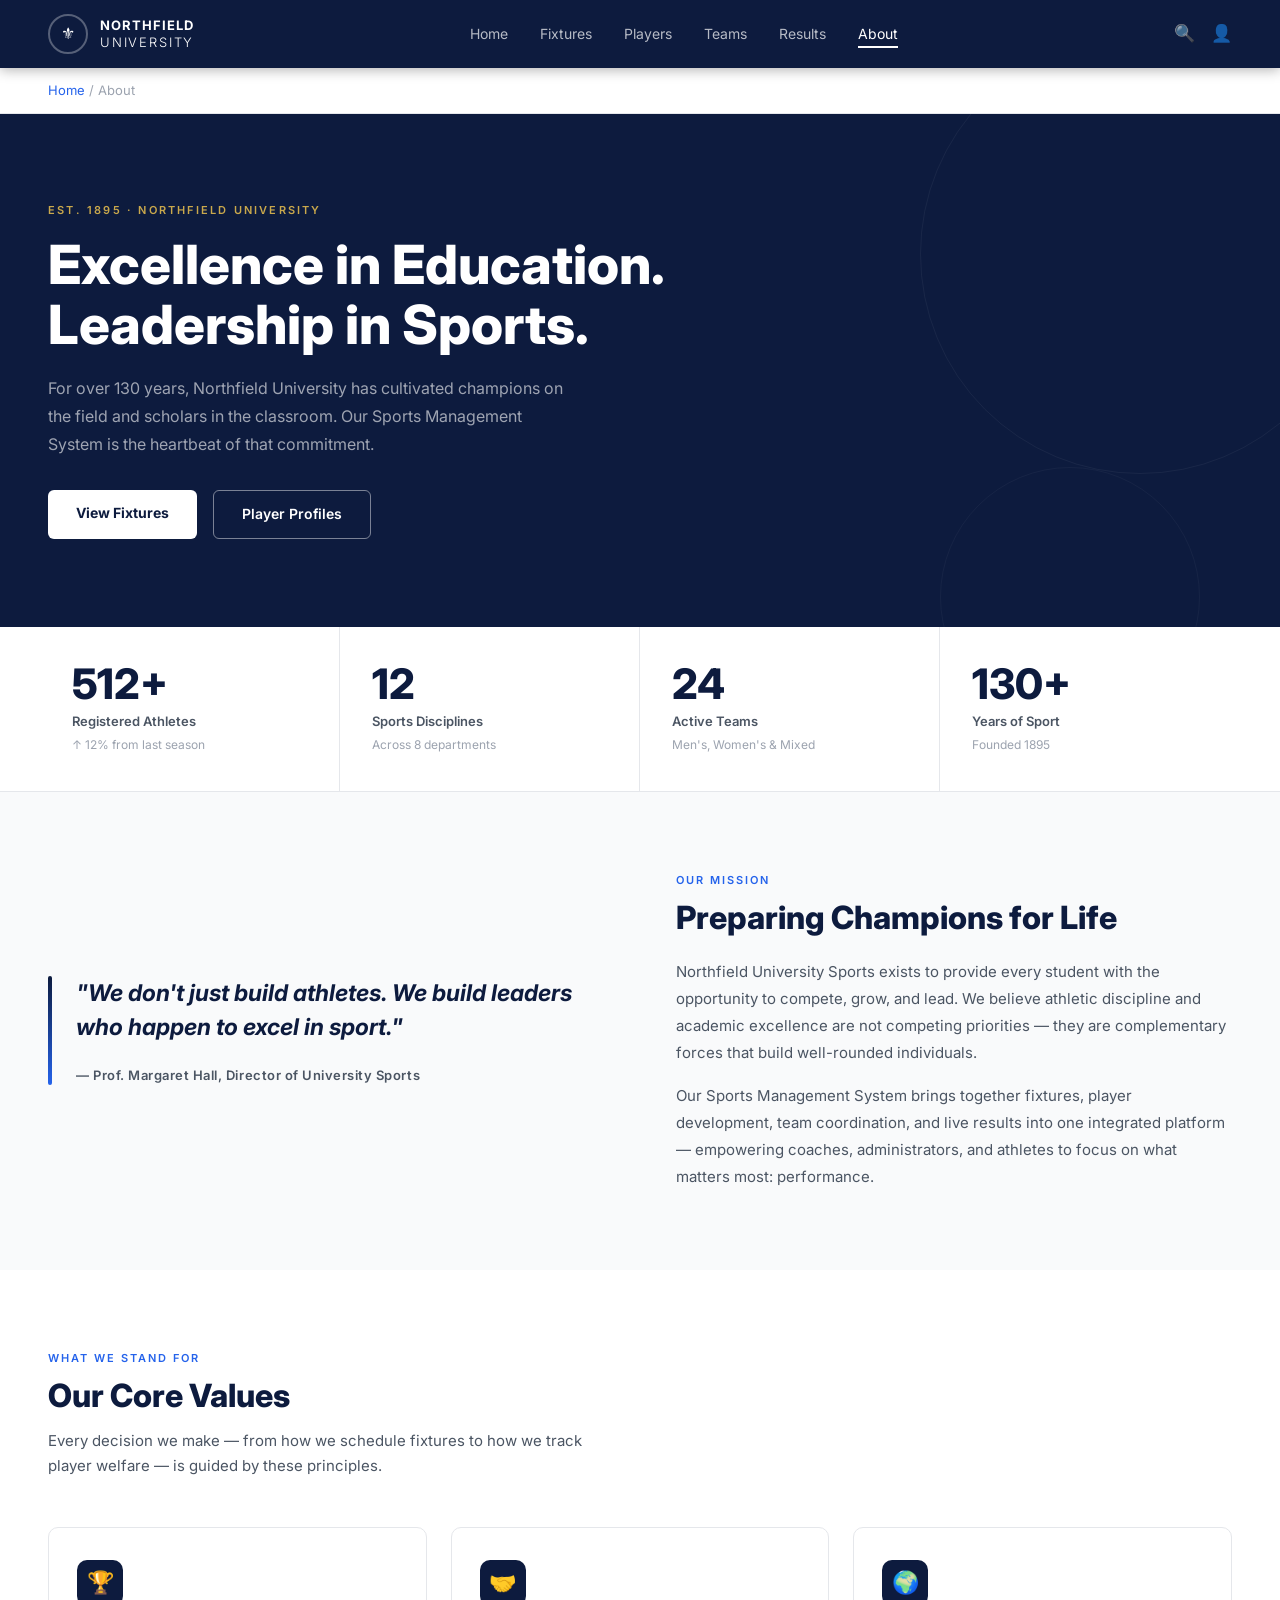
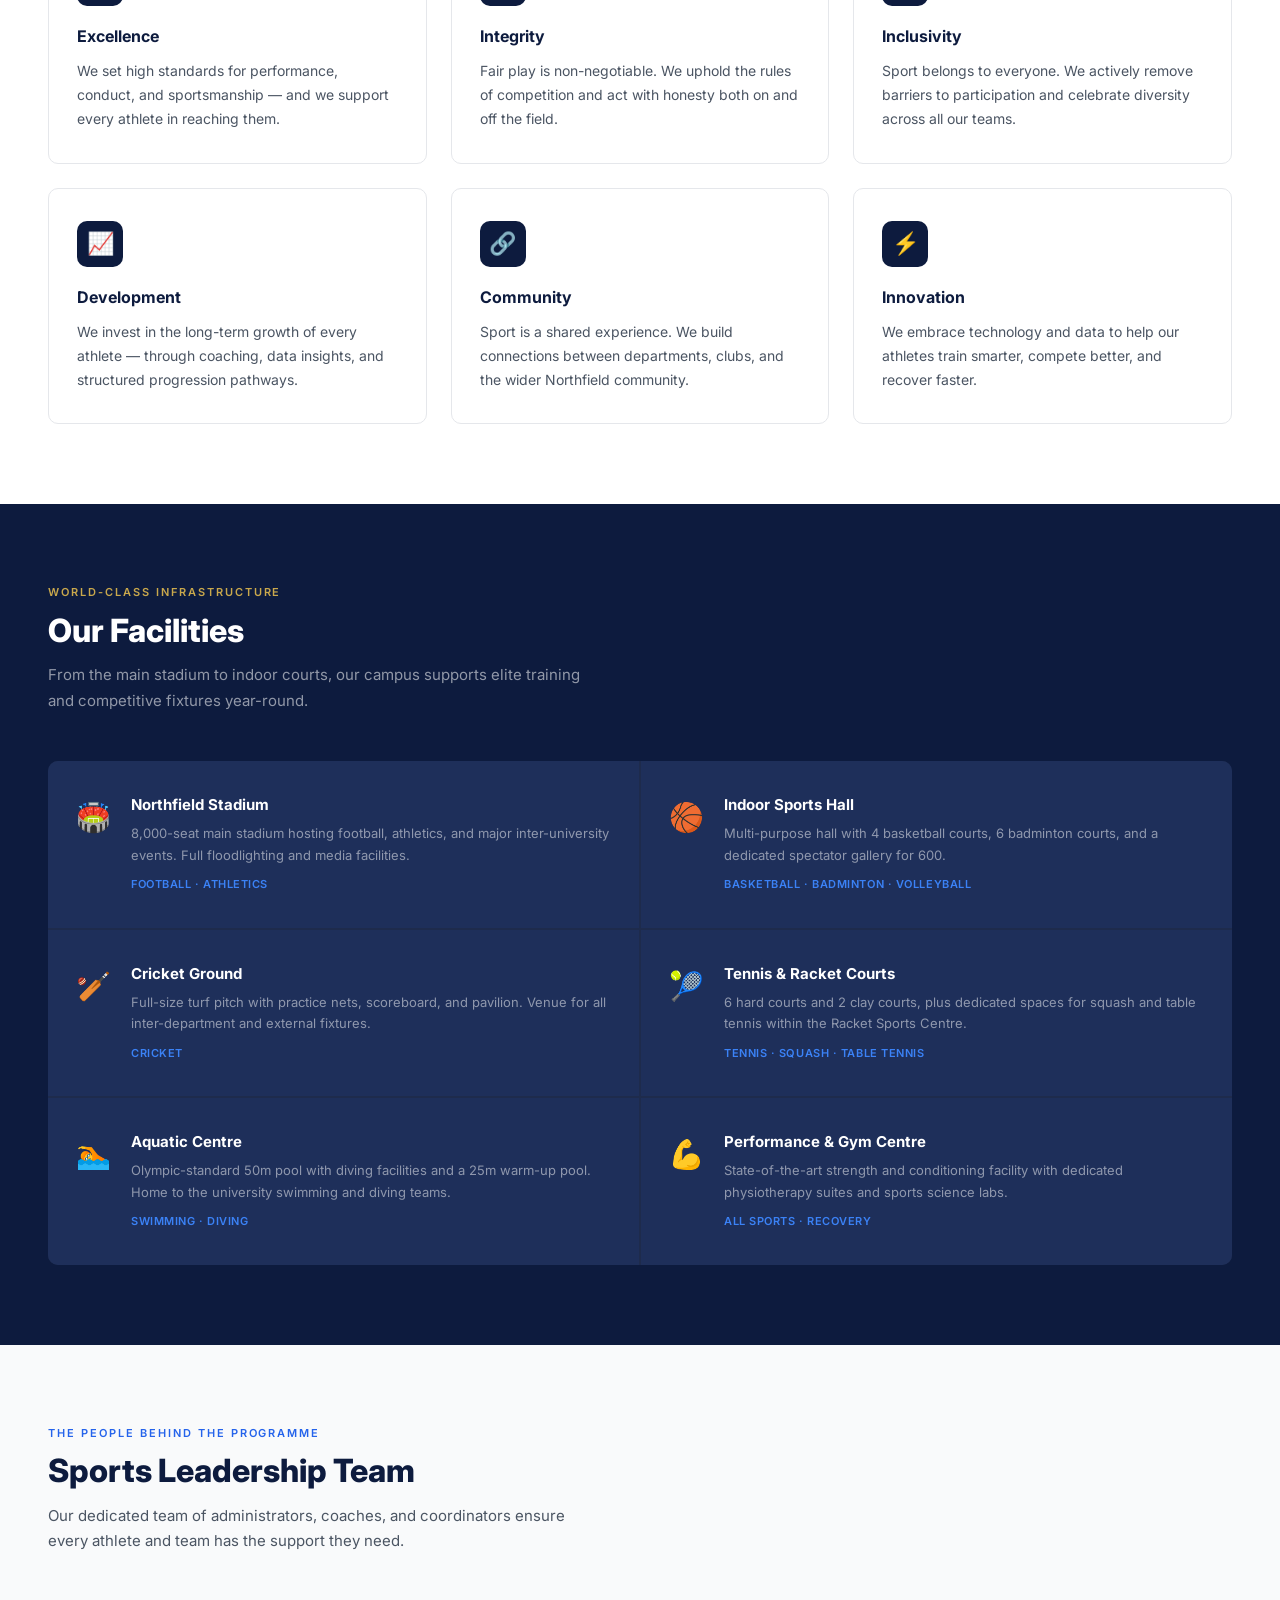
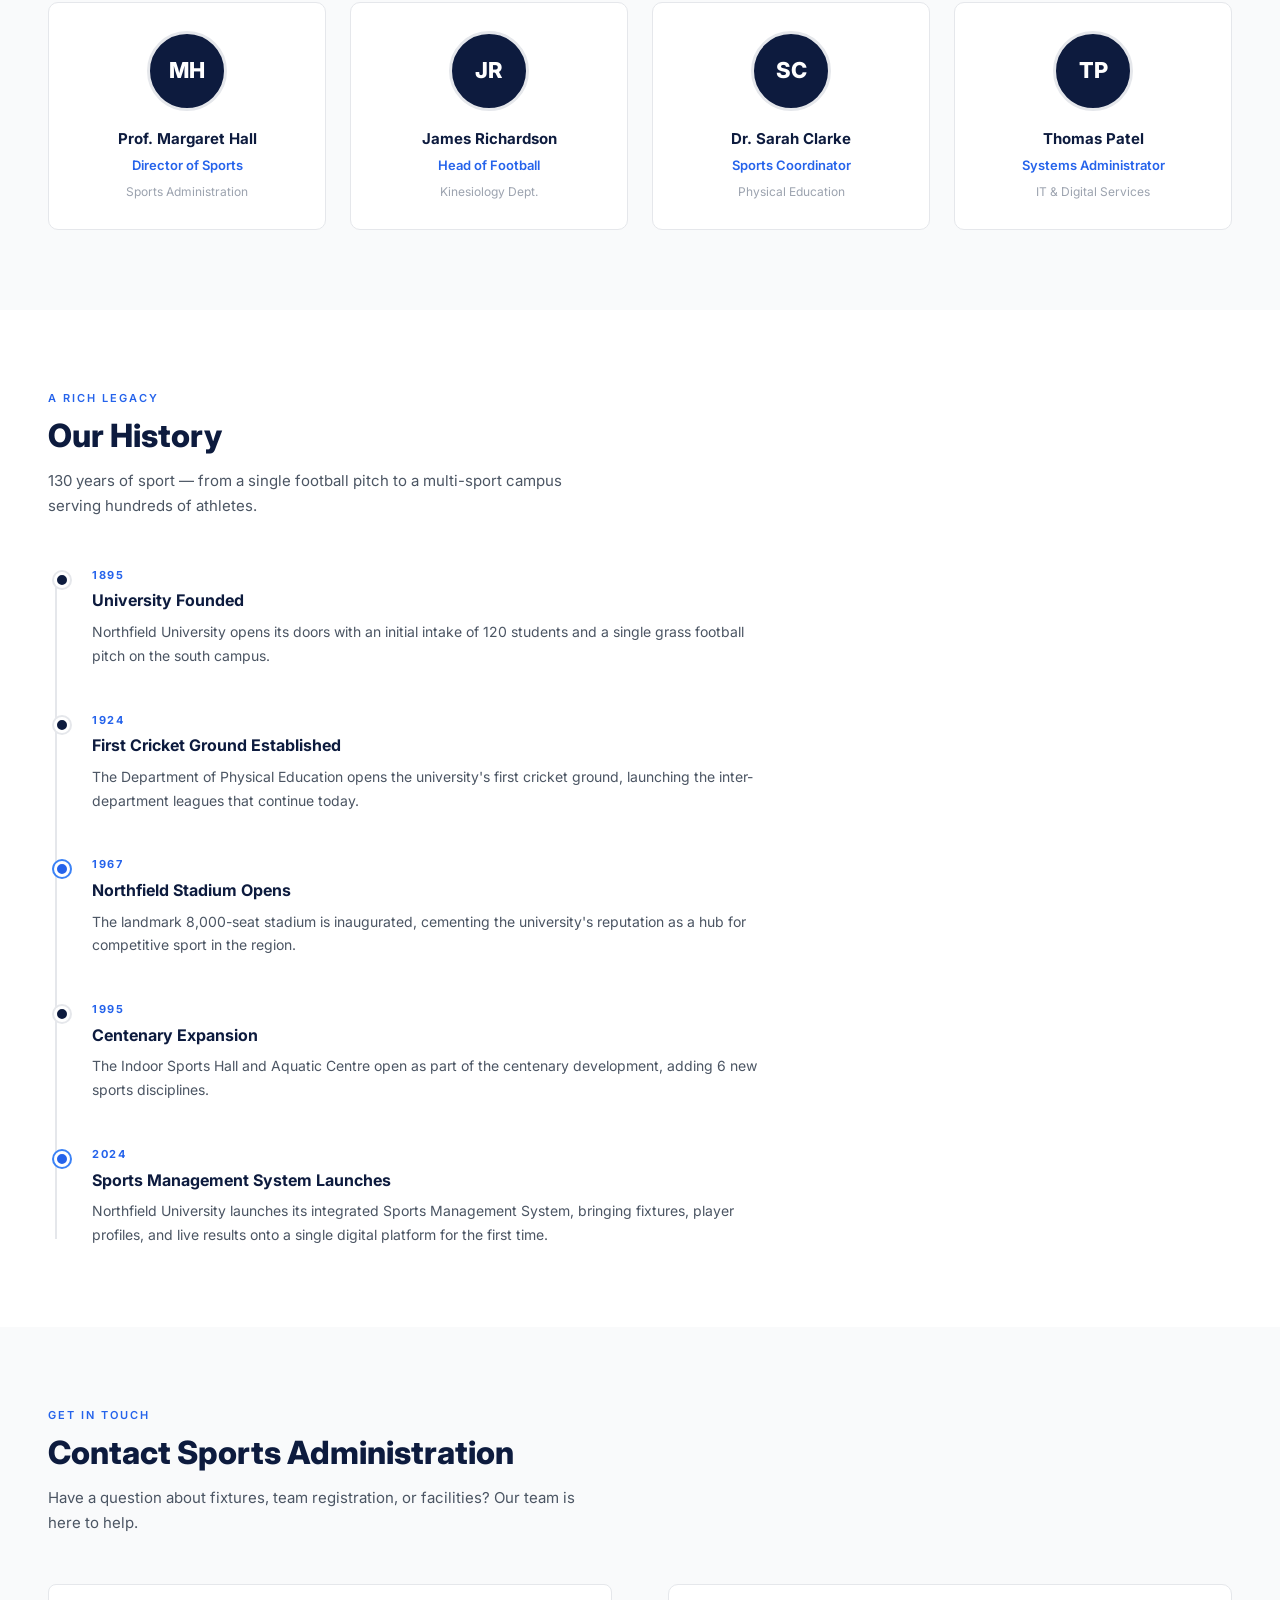
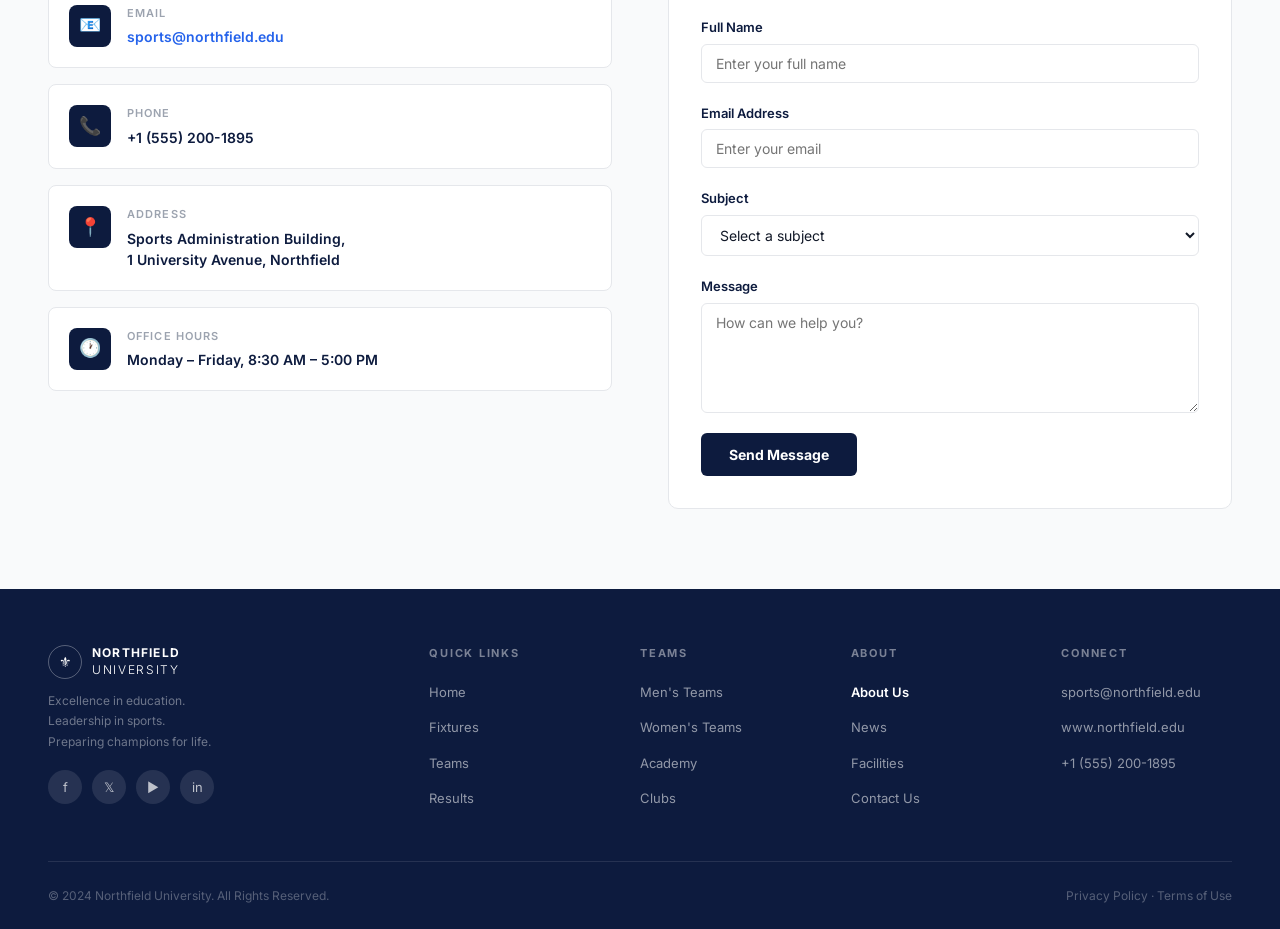
<file: About/index.html>
<!DOCTYPE html>
<html lang="en">
<head>
  <meta charset="UTF-8" />
  <meta name="viewport" content="width=device-width, initial-scale=1.0" />
  <title>About — Northfield University Sports</title>
  <link href="https://fonts.googleapis.com/css2?family=Inter:wght@300;400;500;600;700;800&display=swap" rel="stylesheet" />
  <link rel="stylesheet" href="style.css" />
</head>
<body>

  <!-- NAV -->
  <nav>
    <a href="#" class="nav-brand">
      <div class="nav-logo">⚜</div>
      <div class="nav-name">NORTHFIELD <span>UNIVERSITY</span></div>
    </a>
    <ul class="nav-links">
      <li><a href="../Home page/index.html">Home</a></li>
      <li><a href="../Fixtures page/index.html">Fixtures</a></li>
      <li><a href="../Players page/index.html">Players</a></li>
      <li><a href="../Teams/index.html">Teams</a></li>
      <li><a href="../Result/index.html">Results</a></li>
      <li><a href="../About/index.html" class="active">About</a></li>
    </ul>
    <div class="nav-actions">
      <div class="nav-icon" id="searchIcon">🔍</div>
      <div class="nav-icon">👤</div>
      <div class="hamburger" id="hamburger">
        <span></span><span></span><span></span>
      </div>
    </div>
  </nav>

  <!-- MOBILE MENU -->
  <div class="mobile-menu" id="mobileMenu">
    <a href="#">Home</a>
    <a href="#">Fixtures</a>
    <a href="#">Players</a>
    <a href="#">Teams</a>
    <a href="#">Results</a>
    <a href="#" class="active">About</a>
  </div>

  <!-- SEARCH BAR -->
  <div class="search-bar" id="searchBar">
    <div class="search-inner">
      <input type="text" id="searchInput" placeholder="Search players, teams, fixtures..." />
      <button id="searchClose">✕</button>
    </div>
  </div>

  <!-- BREADCRUMB -->
  <div class="breadcrumb">
    <a href="#">Home</a> / About
  </div>

  <!-- HERO -->
  <section class="about-hero">
    <div class="hero-inner">
      <p class="hero-eyebrow">Est. 1895 · Northfield University</p>
      <h1 class="hero-title">Excellence in Education.<br />Leadership in Sports.</h1>
      <p class="hero-subtitle">For over 130 years, Northfield University has cultivated champions on the field and scholars in the classroom. Our Sports Management System is the heartbeat of that commitment.</p>
      <div class="hero-buttons">
        <a href="#" class="btn-primary">View Fixtures</a>
        <a href="#" class="btn-outline">Player Profiles</a>
      </div>
    </div>
  </section>

  <!-- STATS STRIP -->
  <div class="stats-strip">
    <div class="stats-inner">
      <div class="stat-item" data-target="512">
        <div class="stat-number"><span class="count">0</span>+</div>
        <div class="stat-label">Registered Athletes</div>
        <div class="stat-sub">↑ 12% from last season</div>
      </div>
      <div class="stat-item" data-target="12">
        <div class="stat-number"><span class="count">0</span></div>
        <div class="stat-label">Sports Disciplines</div>
        <div class="stat-sub">Across 8 departments</div>
      </div>
      <div class="stat-item" data-target="24">
        <div class="stat-number"><span class="count">0</span></div>
        <div class="stat-label">Active Teams</div>
        <div class="stat-sub">Men's, Women's & Mixed</div>
      </div>
      <div class="stat-item" data-target="130">
        <div class="stat-number"><span class="count">0</span>+</div>
        <div class="stat-label">Years of Sport</div>
        <div class="stat-sub">Founded 1895</div>
      </div>
    </div>
  </div>

  <!-- MISSION -->
  <section class="section mission-section">
    <div class="section-inner">
      <div class="mission-grid">
        <div class="mission-quote fade-in">
          <blockquote>"We don't just build athletes. We build leaders who happen to excel in sport."</blockquote>
          <cite>— Prof. Margaret Hall, Director of University Sports</cite>
        </div>
        <div class="mission-text fade-in">
          <div class="section-eyebrow">Our Mission</div>
          <h2 class="section-title">Preparing Champions for Life</h2>
          <p>Northfield University Sports exists to provide every student with the opportunity to compete, grow, and lead. We believe athletic discipline and academic excellence are not competing priorities — they are complementary forces that build well-rounded individuals.</p>
          <p>Our Sports Management System brings together fixtures, player development, team coordination, and live results into one integrated platform — empowering coaches, administrators, and athletes to focus on what matters most: performance.</p>
        </div>
      </div>
    </div>
  </section>

  <!-- VALUES -->
  <section class="section values-section">
    <div class="section-inner">
      <div class="section-header fade-in">
        <p class="section-eyebrow">What We Stand For</p>
        <h2 class="section-title">Our Core Values</h2>
        <p class="section-desc">Every decision we make — from how we schedule fixtures to how we track player welfare — is guided by these principles.</p>
      </div>
      <div class="values-grid">
        <div class="value-card fade-in">
          <div class="value-icon">🏆</div>
          <div class="value-title">Excellence</div>
          <div class="value-desc">We set high standards for performance, conduct, and sportsmanship — and we support every athlete in reaching them.</div>
        </div>
        <div class="value-card fade-in">
          <div class="value-icon">🤝</div>
          <div class="value-title">Integrity</div>
          <div class="value-desc">Fair play is non-negotiable. We uphold the rules of competition and act with honesty both on and off the field.</div>
        </div>
        <div class="value-card fade-in">
          <div class="value-icon">🌍</div>
          <div class="value-title">Inclusivity</div>
          <div class="value-desc">Sport belongs to everyone. We actively remove barriers to participation and celebrate diversity across all our teams.</div>
        </div>
        <div class="value-card fade-in">
          <div class="value-icon">📈</div>
          <div class="value-title">Development</div>
          <div class="value-desc">We invest in the long-term growth of every athlete — through coaching, data insights, and structured progression pathways.</div>
        </div>
        <div class="value-card fade-in">
          <div class="value-icon">🔗</div>
          <div class="value-title">Community</div>
          <div class="value-desc">Sport is a shared experience. We build connections between departments, clubs, and the wider Northfield community.</div>
        </div>
        <div class="value-card fade-in">
          <div class="value-icon">⚡</div>
          <div class="value-title">Innovation</div>
          <div class="value-desc">We embrace technology and data to help our athletes train smarter, compete better, and recover faster.</div>
        </div>
      </div>
    </div>
  </section>

  <!-- FACILITIES -->
  <section class="section facilities-section">
    <div class="section-inner">
      <div class="section-header fade-in">
        <p class="section-eyebrow">World-Class Infrastructure</p>
        <h2 class="section-title">Our Facilities</h2>
        <p class="section-desc">From the main stadium to indoor courts, our campus supports elite training and competitive fixtures year-round.</p>
      </div>
      <div class="facilities-grid">
        <div class="facility-item fade-in">
          <div class="facility-icon">🏟️</div>
          <div>
            <div class="facility-name">Northfield Stadium</div>
            <div class="facility-desc">8,000-seat main stadium hosting football, athletics, and major inter-university events. Full floodlighting and media facilities.</div>
            <span class="facility-tag">Football · Athletics</span>
          </div>
        </div>
        <div class="facility-item fade-in">
          <div class="facility-icon">🏀</div>
          <div>
            <div class="facility-name">Indoor Sports Hall</div>
            <div class="facility-desc">Multi-purpose hall with 4 basketball courts, 6 badminton courts, and a dedicated spectator gallery for 600.</div>
            <span class="facility-tag">Basketball · Badminton · Volleyball</span>
          </div>
        </div>
        <div class="facility-item fade-in">
          <div class="facility-icon">🏏</div>
          <div>
            <div class="facility-name">Cricket Ground</div>
            <div class="facility-desc">Full-size turf pitch with practice nets, scoreboard, and pavilion. Venue for all inter-department and external fixtures.</div>
            <span class="facility-tag">Cricket</span>
          </div>
        </div>
        <div class="facility-item fade-in">
          <div class="facility-icon">🎾</div>
          <div>
            <div class="facility-name">Tennis & Racket Courts</div>
            <div class="facility-desc">6 hard courts and 2 clay courts, plus dedicated spaces for squash and table tennis within the Racket Sports Centre.</div>
            <span class="facility-tag">Tennis · Squash · Table Tennis</span>
          </div>
        </div>
        <div class="facility-item fade-in">
          <div class="facility-icon">🏊</div>
          <div>
            <div class="facility-name">Aquatic Centre</div>
            <div class="facility-desc">Olympic-standard 50m pool with diving facilities and a 25m warm-up pool. Home to the university swimming and diving teams.</div>
            <span class="facility-tag">Swimming · Diving</span>
          </div>
        </div>
        <div class="facility-item fade-in">
          <div class="facility-icon">💪</div>
          <div>
            <div class="facility-name">Performance & Gym Centre</div>
            <div class="facility-desc">State-of-the-art strength and conditioning facility with dedicated physiotherapy suites and sports science labs.</div>
            <span class="facility-tag">All Sports · Recovery</span>
          </div>
        </div>
      </div>
    </div>
  </section>

  <!-- LEADERSHIP -->
  <section class="section leadership-section">
    <div class="section-inner">
      <div class="section-header fade-in">
        <p class="section-eyebrow">The People Behind the Programme</p>
        <h2 class="section-title">Sports Leadership Team</h2>
        <p class="section-desc">Our dedicated team of administrators, coaches, and coordinators ensure every athlete and team has the support they need.</p>
      </div>
      <div class="leadership-grid">
        <div class="leader-card fade-in">
          <div class="leader-avatar">MH</div>
          <div class="leader-name">Prof. Margaret Hall</div>
          <div class="leader-role">Director of Sports</div>
          <div class="leader-dept">Sports Administration</div>
        </div>
        <div class="leader-card fade-in">
          <div class="leader-avatar">JR</div>
          <div class="leader-name">James Richardson</div>
          <div class="leader-role">Head of Football</div>
          <div class="leader-dept">Kinesiology Dept.</div>
        </div>
        <div class="leader-card fade-in">
          <div class="leader-avatar">SC</div>
          <div class="leader-name">Dr. Sarah Clarke</div>
          <div class="leader-role">Sports Coordinator</div>
          <div class="leader-dept">Physical Education</div>
        </div>
        <div class="leader-card fade-in">
          <div class="leader-avatar">TP</div>
          <div class="leader-name">Thomas Patel</div>
          <div class="leader-role">Systems Administrator</div>
          <div class="leader-dept">IT & Digital Services</div>
        </div>
      </div>
    </div>
  </section>

  <!-- HISTORY -->
  <section class="section history-section">
    <div class="section-inner">
      <div class="section-header fade-in">
        <p class="section-eyebrow">A Rich Legacy</p>
        <h2 class="section-title">Our History</h2>
        <p class="section-desc">130 years of sport — from a single football pitch to a multi-sport campus serving hundreds of athletes.</p>
      </div>
      <div class="timeline">
        <div class="timeline-item">
          <div class="timeline-dot"></div>
          <div class="timeline-year">1895</div>
          <div class="timeline-event">University Founded</div>
          <div class="timeline-desc">Northfield University opens its doors with an initial intake of 120 students and a single grass football pitch on the south campus.</div>
        </div>
        <div class="timeline-item">
          <div class="timeline-dot"></div>
          <div class="timeline-year">1924</div>
          <div class="timeline-event">First Cricket Ground Established</div>
          <div class="timeline-desc">The Department of Physical Education opens the university's first cricket ground, launching the inter-department leagues that continue today.</div>
        </div>
        <div class="timeline-item highlight">
          <div class="timeline-dot"></div>
          <div class="timeline-year">1967</div>
          <div class="timeline-event">Northfield Stadium Opens</div>
          <div class="timeline-desc">The landmark 8,000-seat stadium is inaugurated, cementing the university's reputation as a hub for competitive sport in the region.</div>
        </div>
        <div class="timeline-item">
          <div class="timeline-dot"></div>
          <div class="timeline-year">1995</div>
          <div class="timeline-event">Centenary Expansion</div>
          <div class="timeline-desc">The Indoor Sports Hall and Aquatic Centre open as part of the centenary development, adding 6 new sports disciplines.</div>
        </div>
        <div class="timeline-item highlight">
          <div class="timeline-dot"></div>
          <div class="timeline-year">2024</div>
          <div class="timeline-event">Sports Management System Launches</div>
          <div class="timeline-desc">Northfield University launches its integrated Sports Management System, bringing fixtures, player profiles, and live results onto a single digital platform for the first time.</div>
        </div>
      </div>
    </div>
  </section>

  <!-- CONTACT -->
  <section class="section contact-section">
    <div class="section-inner">
      <div class="section-header fade-in">
        <p class="section-eyebrow">Get In Touch</p>
        <h2 class="section-title">Contact Sports Administration</h2>
        <p class="section-desc">Have a question about fixtures, team registration, or facilities? Our team is here to help.</p>
      </div>
      <div class="contact-grid">
        <div class="contact-block fade-in">
          <div class="contact-item">
            <div class="contact-icon">📧</div>
            <div>
              <div class="contact-label">Email</div>
              <div class="contact-value"><a href="mailto:sports@northfield.edu">sports@northfield.edu</a></div>
            </div>
          </div>
          <div class="contact-item">
            <div class="contact-icon">📞</div>
            <div>
              <div class="contact-label">Phone</div>
              <div class="contact-value">+1 (555) 200-1895</div>
            </div>
          </div>
          <div class="contact-item">
            <div class="contact-icon">📍</div>
            <div>
              <div class="contact-label">Address</div>
              <div class="contact-value">Sports Administration Building,<br />1 University Avenue, Northfield</div>
            </div>
          </div>
          <div class="contact-item">
            <div class="contact-icon">🕐</div>
            <div>
              <div class="contact-label">Office Hours</div>
              <div class="contact-value">Monday – Friday, 8:30 AM – 5:00 PM</div>
            </div>
          </div>
        </div>
        <div class="contact-form fade-in">
          <div class="form-group">
            <label>Full Name</label>
            <input type="text" placeholder="Enter your full name" id="formName" />
          </div>
          <div class="form-group">
            <label>Email Address</label>
            <input type="email" placeholder="Enter your email" id="formEmail" />
          </div>
          <div class="form-group">
            <label>Subject</label>
            <select id="formSubject">
              <option value="">Select a subject</option>
              <option>Fixture Enquiry</option>
              <option>Team Registration</option>
              <option>Facilities Booking</option>
              <option>Player Profile</option>
              <option>Other</option>
            </select>
          </div>
          <div class="form-group">
            <label>Message</label>
            <textarea placeholder="How can we help you?" id="formMessage"></textarea>
          </div>
          <button class="btn-submit" id="submitBtn">Send Message</button>
          <div class="form-success" id="formSuccess">✅ Message sent! We'll get back to you within 2 business days.</div>
        </div>
      </div>
    </div>
  </section>

  <!-- FOOTER -->
  <footer>
    <div class="footer-inner">
      <div class="footer-grid">
        <div>
          <div class="footer-brand-row">
            <div class="footer-logo">⚜</div>
            <div class="footer-brand-name">NORTHFIELD<br /><span>UNIVERSITY</span></div>
          </div>
          <p class="footer-brand-tagline">Excellence in education.<br />Leadership in sports.<br />Preparing champions for life.</p>
          <div class="footer-social">
            <div class="social-btn">f</div>
            <div class="social-btn">𝕏</div>
            <div class="social-btn">▶</div>
            <div class="social-btn">in</div>
          </div>
        </div>
        <div class="footer-col">
          <div class="footer-col-title">Quick Links</div>
          <ul>
            <li><a href="#">Home</a></li>
            <li><a href="#">Fixtures</a></li>
            <li><a href="#">Teams</a></li>
            <li><a href="#">Results</a></li>
          </ul>
        </div>
        <div class="footer-col">
          <div class="footer-col-title">Teams</div>
          <ul>
            <li><a href="#">Men's Teams</a></li>
            <li><a href="#">Women's Teams</a></li>
            <li><a href="#">Academy</a></li>
            <li><a href="#">Clubs</a></li>
          </ul>
        </div>
        <div class="footer-col">
          <div class="footer-col-title">About</div>
          <ul>
            <li><a href="#" class="active-link">About Us</a></li>
            <li><a href="#">News</a></li>
            <li><a href="#">Facilities</a></li>
            <li><a href="#">Contact Us</a></li>
          </ul>
        </div>
        <div class="footer-col">
          <div class="footer-col-title">Connect</div>
          <ul>
            <li><a href="#">sports@northfield.edu</a></li>
            <li><a href="#">www.northfield.edu</a></li>
            <li><a href="#">+1 (555) 200-1895</a></li>
          </ul>
        </div>
      </div>
      <div class="footer-bottom">
        <span class="footer-copy">© 2024 Northfield University. All Rights Reserved.</span>
        <span class="footer-copy">Privacy Policy · Terms of Use</span>
      </div>
    </div>
  </footer>

  <!-- BACK TO TOP -->
  <button class="back-to-top" id="backToTop">↑</button>

  <script src="script.js"></script>
</body>
</html>
</file>
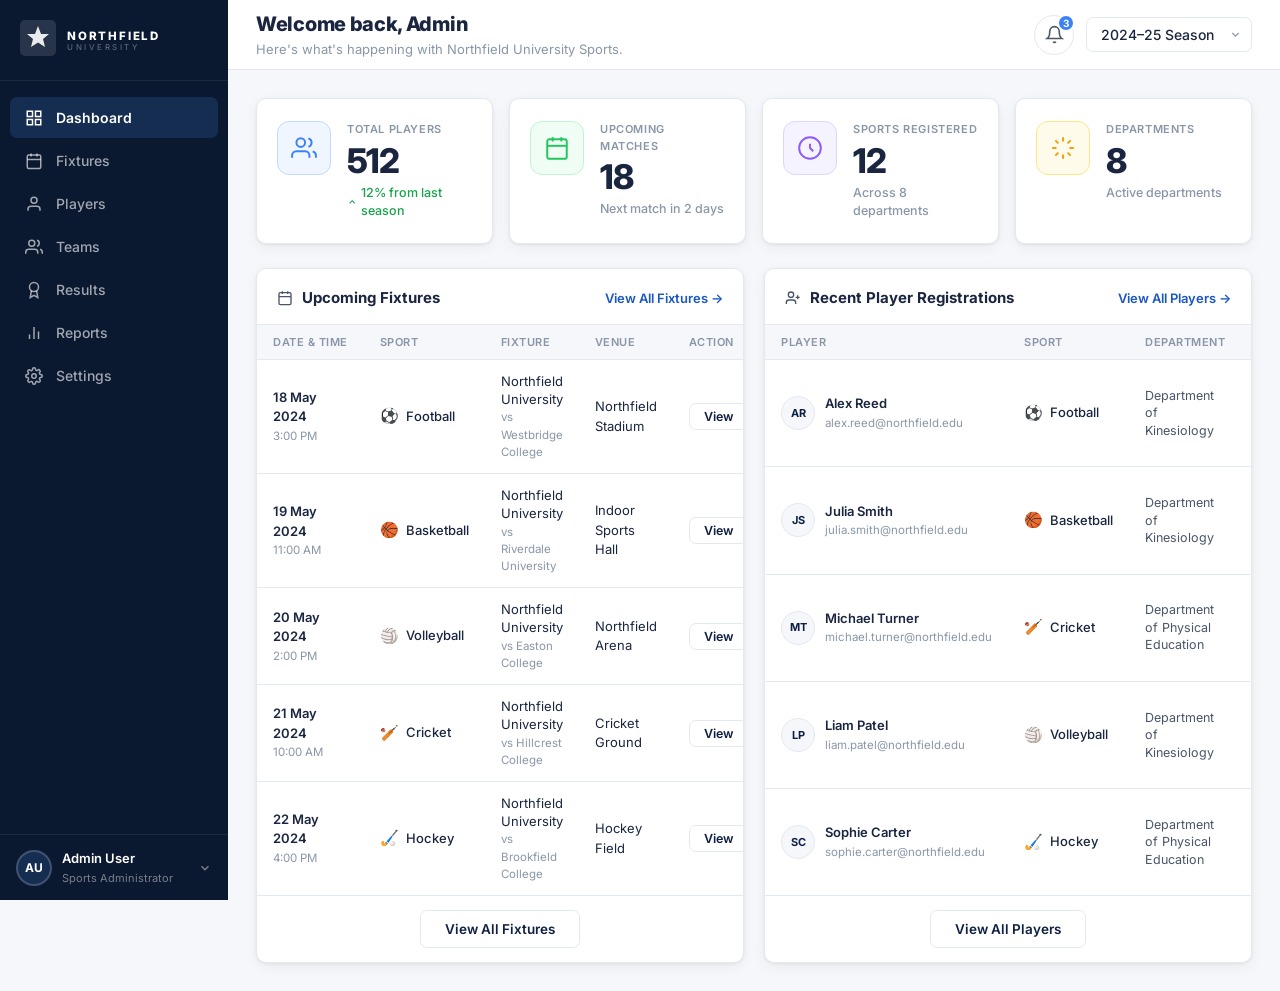
<file: Admin page/index.html>
<!DOCTYPE html>
<html lang="en">
<head>
  <meta charset="UTF-8" />
  <meta name="viewport" content="width=device-width, initial-scale=1.0" />
  <title>Dashboard — Northfield University Sports</title>
  <link rel="stylesheet" href="style.css" />
  <link href="https://fonts.googleapis.com/css2?family=Inter:wght@300;400;500;600;700;800&display=swap" rel="stylesheet" />
</head>
<body>

  <!-- ══════════════════════════════════════════
       APP SHELL
  ══════════════════════════════════════════ -->
  <div class="app-shell">

    <!-- ── SIDEBAR ── -->
    <aside class="sidebar" id="sidebar">

      <!-- Logo -->
      <a href="index.html" class="sidebar-logo">
        <div class="logo-icon">
          <svg width="36" height="36" viewBox="0 0 36 36" fill="none">
            <rect width="36" height="36" rx="5" fill="rgba(255,255,255,0.12)"/>
            <path d="M18 6L21 14H29L23 19L25 27L18 22.5L11 27L13 19L7 14H15L18 6Z" fill="white" opacity="0.9"/>
          </svg>
        </div>
        <div class="logo-text">
          <span class="logo-main">NORTHFIELD</span>
          <span class="logo-sub">UNIVERSITY</span>
        </div>
      </a>

      <!-- Nav -->
      <nav class="sidebar-nav">
        <a href="index.html" class="nav-item active" data-label="Dashboard">
          <span class="nav-icon">
            <svg width="18" height="18" fill="none" stroke="currentColor" stroke-width="2" viewBox="0 0 24 24">
              <rect x="3" y="3" width="7" height="7"/><rect x="14" y="3" width="7" height="7"/>
              <rect x="14" y="14" width="7" height="7"/><rect x="3" y="14" width="7" height="7"/>
            </svg>
          </span>
          <span class="nav-label">Dashboard</span>
        </a>
        <a href="../Fixtures page/index.html" class="nav-item" data-label="Fixtures">
          <span class="nav-icon">
            <svg width="18" height="18" fill="none" stroke="currentColor" stroke-width="2" viewBox="0 0 24 24">
              <rect x="3" y="4" width="18" height="18" rx="2"/>
              <line x1="16" y1="2" x2="16" y2="6"/><line x1="8" y1="2" x2="8" y2="6"/>
              <line x1="3" y1="10" x2="21" y2="10"/>
            </svg>
          </span>
          <span class="nav-label">Fixtures</span>
        </a>
        <a href="../Players page/index.html" class="nav-item" data-label="Players">
          <span class="nav-icon">
            <svg width="18" height="18" fill="none" stroke="currentColor" stroke-width="2" viewBox="0 0 24 24">
              <path d="M20 21v-2a4 4 0 00-4-4H8a4 4 0 00-4 4v2"/>
              <circle cx="12" cy="7" r="4"/>
            </svg>
          </span>
          <span class="nav-label">Players</span>
        </a>
        <a href="../Teams page/index.html" class="nav-item" data-label="Teams">
          <span class="nav-icon">
            <svg width="18" height="18" fill="none" stroke="currentColor" stroke-width="2" viewBox="0 0 24 24">
              <path d="M17 21v-2a4 4 0 00-4-4H5a4 4 0 00-4 4v2"/>
              <circle cx="9" cy="7" r="4"/>
              <path d="M23 21v-2a4 4 0 00-3-3.87"/>
              <path d="M16 3.13a4 4 0 010 7.75"/>
            </svg>
          </span>
          <span class="nav-label">Teams</span>
        </a>
        <a href="#" class="nav-item" data-label="Results">
          <span class="nav-icon">
            <svg width="18" height="18" fill="none" stroke="currentColor" stroke-width="2" viewBox="0 0 24 24">
              <circle cx="12" cy="8" r="6"/>
              <path d="M15.477 12.89L17 22l-5-3-5 3 1.523-9.11"/>
            </svg>
          </span>
          <span class="nav-label">Results</span>
        </a>
        <a href="#" class="nav-item" data-label="Reports">
          <span class="nav-icon">
            <svg width="18" height="18" fill="none" stroke="currentColor" stroke-width="2" viewBox="0 0 24 24">
              <line x1="18" y1="20" x2="18" y2="10"/>
              <line x1="12" y1="20" x2="12" y2="4"/>
              <line x1="6"  y1="20" x2="6"  y2="14"/>
            </svg>
          </span>
          <span class="nav-label">Reports</span>
        </a>
        <a href="#" class="nav-item" data-label="Settings">
          <span class="nav-icon">
            <svg width="18" height="18" fill="none" stroke="currentColor" stroke-width="2" viewBox="0 0 24 24">
              <circle cx="12" cy="12" r="3"/>
              <path d="M19.4 15a1.65 1.65 0 00.33 1.82l.06.06a2 2 0 010 2.83 2 2 0 01-2.83 0l-.06-.06a1.65 1.65 0 00-1.82-.33 1.65 1.65 0 00-1 1.51V21a2 2 0 01-4 0v-.09A1.65 1.65 0 009 19.4a1.65 1.65 0 00-1.82.33l-.06.06a2 2 0 01-2.83-2.83l.06-.06A1.65 1.65 0 004.68 15a1.65 1.65 0 00-1.51-1H3a2 2 0 010-4h.09A1.65 1.65 0 004.6 9a1.65 1.65 0 00-.33-1.82l-.06-.06a2 2 0 012.83-2.83l.06.06A1.65 1.65 0 009 4.68a1.65 1.65 0 001-1.51V3a2 2 0 014 0v.09a1.65 1.65 0 001 1.51 1.65 1.65 0 001.82-.33l.06-.06a2 2 0 012.83 2.83l-.06.06A1.65 1.65 0 0019.4 9a1.65 1.65 0 001.51 1H21a2 2 0 010 4h-.09a1.65 1.65 0 00-1.51 1z"/>
            </svg>
          </span>
          <span class="nav-label">Settings</span>
        </a>
      </nav>

      <!-- User -->
      <div class="sidebar-user" id="sidebarUser">
        <div class="user-avatar">AU</div>
        <div class="user-info">
          <span class="user-name">Admin User</span>
          <span class="user-role">Sports Administrator</span>
        </div>
        <button class="user-chevron" id="userChevron">
          <svg width="14" height="14" fill="none" stroke="currentColor" stroke-width="2.5" viewBox="0 0 24 24"><polyline points="6 9 12 15 18 9"/></svg>
        </button>
      </div>

    </aside>

    <!-- ── MAIN CONTENT ── -->
    <div class="main-content">

      <!-- Top bar -->
      <header class="topbar">
        <div class="topbar-left">
          <button class="sidebar-toggle" id="sidebarToggle" aria-label="Toggle sidebar">
            <svg width="18" height="18" fill="none" stroke="currentColor" stroke-width="2" viewBox="0 0 24 24">
              <line x1="3" y1="6"  x2="21" y2="6"/>
              <line x1="3" y1="12" x2="21" y2="12"/>
              <line x1="3" y1="18" x2="21" y2="18"/>
            </svg>
          </button>
          <div>
            <h1 class="topbar-title">Welcome back, Admin</h1>
            <p class="topbar-sub">Here's what's happening with Northfield University Sports.</p>
          </div>
        </div>
        <div class="topbar-right">
          <button class="notif-btn" id="notifBtn" aria-label="Notifications">
            <svg width="19" height="19" fill="none" stroke="currentColor" stroke-width="2" viewBox="0 0 24 24">
              <path d="M18 8A6 6 0 006 8c0 7-3 9-3 9h18s-3-2-3-9"/>
              <path d="M13.73 21a2 2 0 01-3.46 0"/>
            </svg>
            <span class="notif-badge">3</span>
          </button>
          <div class="season-select-wrap">
            <select class="season-select" id="seasonSelect">
              <option value="2024-25">2024–25 Season</option>
              <option value="2023-24">2023–24 Season</option>
              <option value="2022-23">2022–23 Season</option>
            </select>
            <svg width="13" height="13" fill="none" stroke="currentColor" stroke-width="2.5" viewBox="0 0 24 24"><polyline points="6 9 12 15 18 9"/></svg>
          </div>
        </div>
      </header>

      <!-- Page body -->
      <div class="page-body">

        <!-- ── STAT CARDS ── -->
        <div class="stat-cards">

          <div class="stat-card">
            <div class="sc-icon-wrap" style="background:#eff6ff;border-color:#bfdbfe">
              <svg width="26" height="26" fill="none" stroke="#3b82f6" stroke-width="1.8" viewBox="0 0 24 24">
                <path d="M17 21v-2a4 4 0 00-4-4H5a4 4 0 00-4 4v2"/><circle cx="9" cy="7" r="4"/>
                <path d="M23 21v-2a4 4 0 00-3-3.87"/><path d="M16 3.13a4 4 0 010 7.75"/>
              </svg>
            </div>
            <div class="sc-body">
              <div class="sc-label">TOTAL PLAYERS</div>
              <div class="sc-num" data-target="512">0</div>
              <div class="sc-change positive">
                <svg width="12" height="12" fill="none" stroke="currentColor" stroke-width="2.5" viewBox="0 0 24 24"><polyline points="18 15 12 9 6 15"/></svg>
                12% from last season
              </div>
            </div>
          </div>

          <div class="stat-card">
            <div class="sc-icon-wrap" style="background:#f0fdf4;border-color:#bbf7d0">
              <svg width="26" height="26" fill="none" stroke="#22c55e" stroke-width="1.8" viewBox="0 0 24 24">
                <rect x="3" y="4" width="18" height="18" rx="2"/>
                <line x1="16" y1="2" x2="16" y2="6"/><line x1="8" y1="2" x2="8" y2="6"/>
                <line x1="3" y1="10" x2="21" y2="10"/>
              </svg>
            </div>
            <div class="sc-body">
              <div class="sc-label">UPCOMING MATCHES</div>
              <div class="sc-num" data-target="18">0</div>
              <div class="sc-change neutral">Next match in 2 days</div>
            </div>
          </div>

          <div class="stat-card">
            <div class="sc-icon-wrap" style="background:#f5f3ff;border-color:#ddd6fe">
              <svg width="26" height="26" fill="none" stroke="#8b5cf6" stroke-width="1.8" viewBox="0 0 24 24">
                <circle cx="12" cy="12" r="10"/>
                <path d="M12 8v4l3 3"/>
              </svg>
            </div>
            <div class="sc-body">
              <div class="sc-label">SPORTS REGISTERED</div>
              <div class="sc-num" data-target="12">0</div>
              <div class="sc-change neutral">Across 8 departments</div>
            </div>
          </div>

          <div class="stat-card">
            <div class="sc-icon-wrap" style="background:#fffbeb;border-color:#fde68a">
              <svg width="26" height="26" fill="none" stroke="#f59e0b" stroke-width="1.8" viewBox="0 0 24 24">
                <line x1="12" y1="2" x2="12" y2="6"/><line x1="12" y1="18" x2="12" y2="22"/>
                <line x1="4.93" y1="4.93" x2="7.76" y2="7.76"/>
                <line x1="16.24" y1="16.24" x2="19.07" y2="19.07"/>
                <line x1="2" y1="12" x2="6" y2="12"/><line x1="18" y1="12" x2="22" y2="12"/>
                <line x1="4.93" y1="19.07" x2="7.76" y2="16.24"/>
                <line x1="16.24" y1="7.76" x2="19.07" y2="4.93"/>
              </svg>
            </div>
            <div class="sc-body">
              <div class="sc-label">DEPARTMENTS</div>
              <div class="sc-num" data-target="8">0</div>
              <div class="sc-change neutral">Active departments</div>
            </div>
          </div>

        </div>

        <!-- ── TWO COLUMN ROW ── -->
        <div class="two-col">

          <!-- Upcoming Fixtures -->
          <div class="panel">
            <div class="panel-header">
              <div class="panel-title-wrap">
                <svg width="16" height="16" fill="none" stroke="currentColor" stroke-width="2" viewBox="0 0 24 24">
                  <rect x="3" y="4" width="18" height="18" rx="2"/>
                  <line x1="16" y1="2" x2="16" y2="6"/><line x1="8" y1="2" x2="8" y2="6"/>
                  <line x1="3" y1="10" x2="21" y2="10"/>
                </svg>
                <span class="panel-title">Upcoming Fixtures</span>
              </div>
              <a href="../Fixtures page/index.html" class="panel-link">View All Fixtures →</a>
            </div>

            <table class="panel-table" id="fixturesTable">
              <thead>
                <tr>
                  <th>DATE &amp; TIME</th>
                  <th>SPORT</th>
                  <th>FIXTURE</th>
                  <th>VENUE</th>
                  <th>ACTION</th>
                </tr>
              </thead>
              <tbody>
                <!-- Injected by JS -->
              </tbody>
            </table>

            <div class="panel-footer">
              <a href="../Fixtures page/index.html" class="panel-footer-btn">View All Fixtures</a>
            </div>
          </div>

          <!-- Recent Player Registrations -->
          <div class="panel">
            <div class="panel-header">
              <div class="panel-title-wrap">
                <svg width="16" height="16" fill="none" stroke="currentColor" stroke-width="2" viewBox="0 0 24 24">
                  <path d="M16 21v-2a4 4 0 00-4-4H6a4 4 0 00-4 4v2"/>
                  <circle cx="9" cy="7" r="4"/>
                  <line x1="19" y1="8" x2="19" y2="14"/>
                  <line x1="22" y1="11" x2="16" y2="11"/>
                </svg>
                <span class="panel-title">Recent Player Registrations</span>
              </div>
              <a href="../Players page/index.html" class="panel-link">View All Players →</a>
            </div>

            <table class="panel-table" id="playersTable">
              <thead>
                <tr>
                  <th>PLAYER</th>
                  <th>SPORT</th>
                  <th>DEPARTMENT</th>
                  <th>REGISTERED ON</th>
                </tr>
              </thead>
              <tbody>
                <!-- Injected by JS -->
              </tbody>
            </table>

            <div class="panel-footer">
              <a href="../Players page/index.html" class="panel-footer-btn">View All Players</a>
            </div>
          </div>

        </div>
      </div><!-- /page-body -->
    </div><!-- /main-content -->
  </div><!-- /app-shell -->

  <script src="script.js"></script>
</body>
</html>
</file>
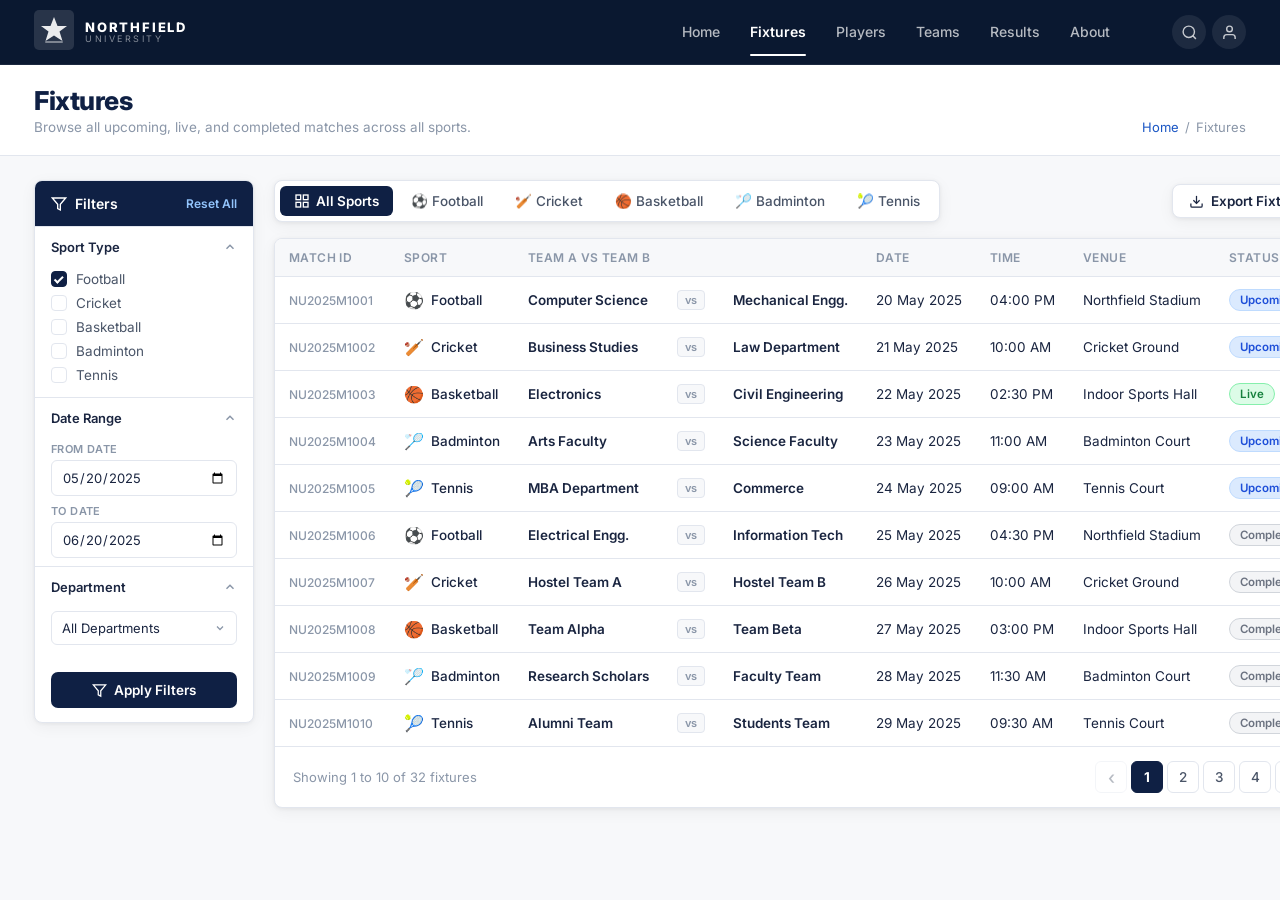
<file: Fixtures page/index.html>
<!DOCTYPE html>
<html lang="en">
<head>
  <meta charset="UTF-8" />
  <meta name="viewport" content="width=device-width, initial-scale=1.0" />
  <title>Fixtures — Northfield University</title>
  <link rel="stylesheet" href="style.css" />
  <link href="https://fonts.googleapis.com/css2?family=Inter:wght@300;400;500;600;700;800&display=swap" rel="stylesheet" />
</head>
<body>

  <!-- ══════════════════════════════════════════
       NAVBAR
  ══════════════════════════════════════════ -->
  <nav class="navbar">
    <div class="navbar-inner">
      <a href="../Home page/index.html" class="nav-brand">
        <div class="nav-logo-icon">
          <svg width="40" height="40" viewBox="0 0 40 40" fill="none">
            <rect width="40" height="40" rx="5" fill="rgba(255,255,255,0.12)"/>
            <path d="M20 7L23.5 16H33L25.5 21.5L28.5 31L20 25.5L11.5 31L14.5 21.5L7 16H16.5L20 7Z" fill="white" opacity="0.9"/>
            <rect x="11" y="31" width="18" height="2" rx="1" fill="white" opacity="0.4"/>
          </svg>
        </div>
        <div class="nav-brand-text">
          <span class="nav-brand-main">NORTHFIELD</span>
          <span class="nav-brand-sub">UNIVERSITY</span>
        </div>
      </a>

      <ul class="nav-links" id="navLinks">
        <li><a href="../Home page/index.html">Home</a></li>
        <li><a href="index.html" class="active">Fixtures</a></li>
        <li><a href="../Players page/index.html">Players</a></li>
        <li><a href="../Teams/index.html">Teams</a></li>
        <li><a href="../Result/index.html">Results</a></li>
        <li><a href="../About/index.html">About</a></li>
      </ul>

      <div class="nav-actions">
        <button class="nav-icon-btn" aria-label="Search">
          <svg width="17" height="17" fill="none" stroke="currentColor" stroke-width="2" viewBox="0 0 24 24"><circle cx="11" cy="11" r="8"/><line x1="21" y1="21" x2="16.65" y2="16.65"/></svg>
        </button>
        <button class="nav-icon-btn" aria-label="Account">
          <svg width="17" height="17" fill="none" stroke="currentColor" stroke-width="2" viewBox="0 0 24 24"><path d="M20 21v-2a4 4 0 00-4-4H8a4 4 0 00-4 4v2"/><circle cx="12" cy="7" r="4"/></svg>
        </button>
        <button class="hamburger" id="hamburger" aria-label="Menu">
          <span></span><span></span><span></span>
        </button>
      </div>
    </div>
  </nav>

  <!-- ══════════════════════════════════════════
       PAGE HEADER
  ══════════════════════════════════════════ -->
  <div class="page-header">
    <div class="container page-header-inner">
      <div>
        <h1 class="page-title">Fixtures</h1>
        <p class="page-sub">Browse all upcoming, live, and completed matches across all sports.</p>
      </div>
      <nav class="breadcrumb" aria-label="Breadcrumb">
        <a href="../Home page/index.html">Home</a>
        <span class="bc-sep">/</span>
        <span class="bc-current">Fixtures</span>
      </nav>
    </div>
  </div>

  <!-- ══════════════════════════════════════════
       MAIN LAYOUT
  ══════════════════════════════════════════ -->
  <main class="main">
    <div class="container layout">

      <!-- ── SIDEBAR FILTERS ── -->
      <aside class="sidebar">
        <div class="filter-card">
          <div class="filter-header">
            <div class="filter-header-left">
              <svg width="16" height="16" fill="none" stroke="currentColor" stroke-width="2" viewBox="0 0 24 24"><polygon points="22 3 2 3 10 12.46 10 19 14 21 14 12.46 22 3"/></svg>
              <span>Filters</span>
            </div>
            <button class="reset-btn" id="resetBtn">Reset All</button>
          </div>

          <!-- Sport Type -->
          <div class="filter-section">
            <div class="filter-section-header" data-toggle="sportType">
              <span>Sport Type</span>
              <svg class="chevron" width="14" height="14" fill="none" stroke="currentColor" stroke-width="2.5" viewBox="0 0 24 24"><polyline points="18 15 12 9 6 15"/></svg>
            </div>
            <div class="filter-section-body" id="sportType">
              <label class="check-label">
                <input type="checkbox" name="sport" value="Football" checked />
                <span class="checkmark"></span>
                Football
              </label>
              <label class="check-label">
                <input type="checkbox" name="sport" value="Cricket" />
                <span class="checkmark"></span>
                Cricket
              </label>
              <label class="check-label">
                <input type="checkbox" name="sport" value="Basketball" />
                <span class="checkmark"></span>
                Basketball
              </label>
              <label class="check-label">
                <input type="checkbox" name="sport" value="Badminton" />
                <span class="checkmark"></span>
                Badminton
              </label>
              <label class="check-label">
                <input type="checkbox" name="sport" value="Tennis" />
                <span class="checkmark"></span>
                Tennis
              </label>
            </div>
          </div>

          <!-- Date Range -->
          <div class="filter-section">
            <div class="filter-section-header" data-toggle="dateRange">
              <span>Date Range</span>
              <svg class="chevron" width="14" height="14" fill="none" stroke="currentColor" stroke-width="2.5" viewBox="0 0 24 24"><polyline points="18 15 12 9 6 15"/></svg>
            </div>
            <div class="filter-section-body" id="dateRange">
              <div class="date-field">
                <label class="date-label">From Date</label>
                <div class="date-input-wrap">
                  <input type="date" id="fromDate" value="2025-05-20" class="date-input" />
                </div>
              </div>
              <div class="date-field">
                <label class="date-label">To Date</label>
                <div class="date-input-wrap">
                  <input type="date" id="toDate" value="2025-06-20" class="date-input" />
                </div>
              </div>
            </div>
          </div>

          <!-- Department -->
          <div class="filter-section">
            <div class="filter-section-header" data-toggle="department">
              <span>Department</span>
              <svg class="chevron" width="14" height="14" fill="none" stroke="currentColor" stroke-width="2.5" viewBox="0 0 24 24"><polyline points="18 15 12 9 6 15"/></svg>
            </div>
            <div class="filter-section-body" id="department">
              <select class="dept-select" id="deptSelect">
                <option value="">All Departments</option>
                <option value="Computer Science">Computer Science</option>
                <option value="Mechanical Engg.">Mechanical Engg.</option>
                <option value="Business Studies">Business Studies</option>
                <option value="Electronics">Electronics</option>
                <option value="Civil Engineering">Civil Engineering</option>
                <option value="Arts Faculty">Arts Faculty</option>
                <option value="MBA Department">MBA Department</option>
                <option value="Law Department">Law Department</option>
              </select>
            </div>
          </div>

          <button class="apply-btn" id="applyBtn">
            <svg width="15" height="15" fill="none" stroke="currentColor" stroke-width="2" viewBox="0 0 24 24"><polygon points="22 3 2 3 10 12.46 10 19 14 21 14 12.46 22 3"/></svg>
            Apply Filters
          </button>
        </div>
      </aside>

      <!-- ── CONTENT ── -->
      <section class="content">

        <!-- Sport Tabs + Export -->
        <div class="toolbar">
          <div class="sport-tabs" id="sportTabs">
            <button class="sport-tab active" data-sport="All Sports">
              <svg width="16" height="16" fill="none" stroke="currentColor" stroke-width="2" viewBox="0 0 24 24"><rect x="3" y="3" width="7" height="7"/><rect x="14" y="3" width="7" height="7"/><rect x="14" y="14" width="7" height="7"/><rect x="3" y="14" width="7" height="7"/></svg>
              All Sports
            </button>
            <button class="sport-tab" data-sport="Football">⚽ Football</button>
            <button class="sport-tab" data-sport="Cricket">🏏 Cricket</button>
            <button class="sport-tab" data-sport="Basketball">🏀 Basketball</button>
            <button class="sport-tab" data-sport="Badminton">🏸 Badminton</button>
            <button class="sport-tab" data-sport="Tennis">🎾 Tennis</button>
          </div>
          <button class="export-btn" id="exportBtn">
            <svg width="15" height="15" fill="none" stroke="currentColor" stroke-width="2" viewBox="0 0 24 24"><path d="M21 15v4a2 2 0 01-2 2H5a2 2 0 01-2-2v-4"/><polyline points="7 10 12 15 17 10"/><line x1="12" y1="15" x2="12" y2="3"/></svg>
            Export Fixtures
          </button>
        </div>

        <!-- Table -->
        <div class="table-card">
          <div class="table-wrap">
            <table class="fixtures-table" id="fixturesTable">
              <thead>
                <tr>
                  <th>Match ID</th>
                  <th>Sport</th>
                  <th colspan="3">Team A vs Team B</th>
                  <th>Date</th>
                  <th>Time</th>
                  <th>Venue</th>
                  <th>Status</th>
                </tr>
              </thead>
              <tbody id="tableBody">
                <!-- Populated by JS -->
              </tbody>
            </table>
          </div>

          <!-- Table Footer -->
          <div class="table-footer">
            <span class="showing-text" id="showingText">Showing 1 to 10 of 45 fixtures</span>
            <div class="pagination" id="pagination">
              <button class="page-btn nav-btn" id="prevBtn" disabled>&#8249;</button>
              <!-- Page buttons injected by JS -->
              <button class="page-btn nav-btn" id="nextBtn">&#8250;</button>
            </div>
          </div>
        </div>

      </section>
    </div>
  </main>

  <script src="/Fixtures page/script.js"></script>
</body>
</html>
</file>
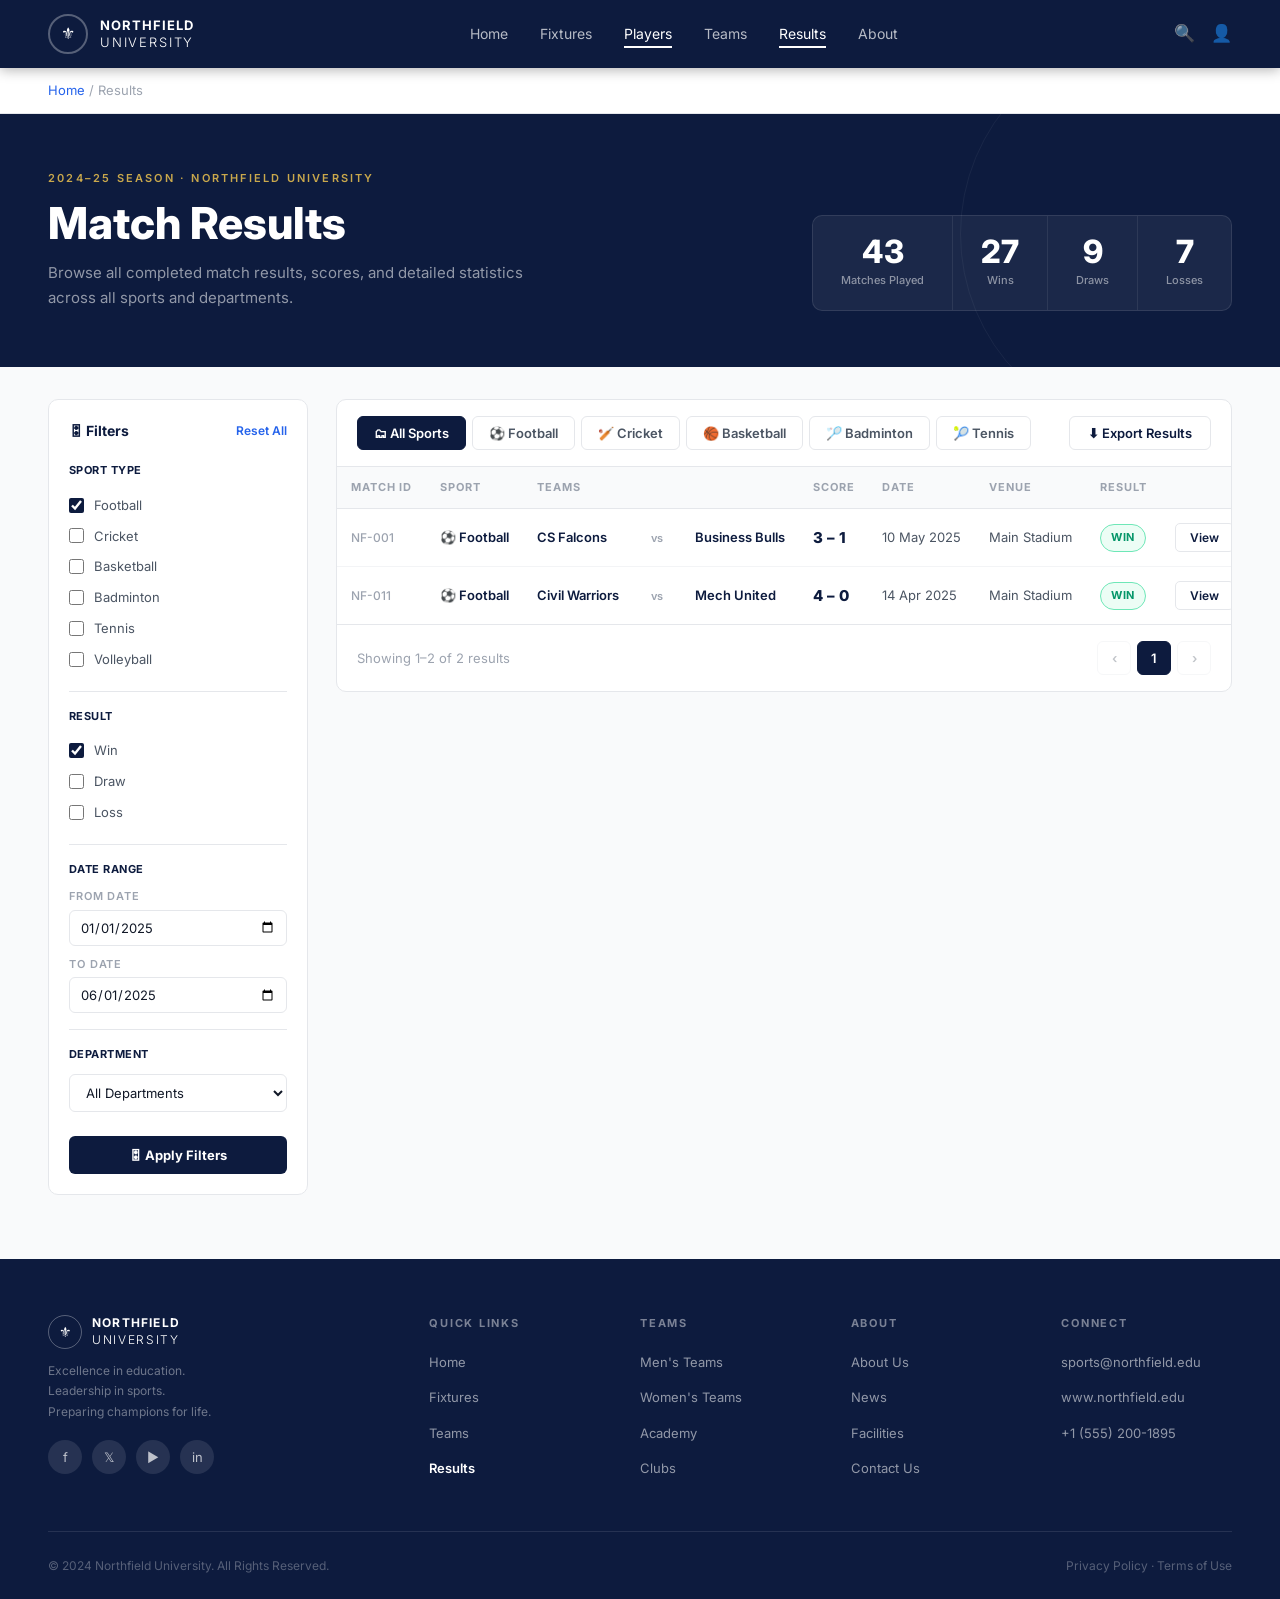
<file: Result/index.html>
<!DOCTYPE html>
<html lang="en">
<head>
  <meta charset="UTF-8" />
  <meta name="viewport" content="width=device-width, initial-scale=1.0" />
  <title>Results — Northfield University Sports</title>
  <link href="https://fonts.googleapis.com/css2?family=Inter:wght@300;400;500;600;700;800&display=swap" rel="stylesheet" />
  <link rel="stylesheet" href="style.css" />
</head>
<body>

  <!-- NAV -->
  <nav>
    <a href="#" class="nav-brand">
      <div class="nav-logo">⚜</div>
      <div class="nav-name">NORTHFIELD <span>UNIVERSITY</span></div>
    </a>
    <ul class="nav-links">
         <li><a href="../Home page/index.html">Home</a></li>
        <li><a href="../Fixtures page/index.html">Fixtures</a></li>
        <li><a href="index.html" class="active">Players</a></li>
        <li><a href="../Teams/index.html">Teams</a></li>
        <li><a href="../Result/index.html" class="active">Results</a></li>
        <li><a href="../About/index.html">About</a></li>
    </ul>
    <div class="nav-actions">
      <div class="nav-icon" id="searchIcon">🔍</div>
      <div class="nav-icon">👤</div>
      <div class="hamburger" id="hamburger">
        <span></span><span></span><span></span>
      </div>
    </div>
  </nav>

  <!-- MOBILE MENU -->
  <div class="mobile-menu" id="mobileMenu">
       <li><a href="../Home page/index.html">Home</a></li>
        <li><a href="../Fixtures page/index.html">Fixtures</a></li>
        <li><a href="index.html" class="active">Players</a></li>
        <li><a href="../Teams/index.html">Teams</a></li>
        <li><a href="../Result/index.html" class="active">Results</a></li>
        <li><a href="../About/index.html">About</a></li>
  </div>

  <!-- SEARCH BAR -->
  <div class="search-bar" id="searchBar">
    <div class="search-inner">
      <input type="text" id="searchInput" placeholder="Search results, teams, sports..." />
      <button id="searchClose">✕</button>
    </div>
  </div>

  <!-- BREADCRUMB -->
  <div class="breadcrumb">
    <a href="#">Home</a> / Results
  </div>

  <!-- PAGE HEADER -->
  <section class="page-header">
    <div class="page-header-inner">
      <div class="page-header-text">
        <p class="hero-eyebrow">2024–25 Season · Northfield University</p>
        <h1 class="page-title">Match Results</h1>
        <p class="page-subtitle">Browse all completed match results, scores, and detailed statistics across all sports and departments.</p>
      </div>
      <div class="header-stats">
        <div class="hstat fade-in">
          <div class="hstat-num" data-target="45">0</div>
          <div class="hstat-label">Matches Played</div>
        </div>
        <div class="hstat fade-in">
          <div class="hstat-num" data-target="28">0</div>
          <div class="hstat-label">Wins</div>
        </div>
        <div class="hstat fade-in">
          <div class="hstat-num" data-target="10">0</div>
          <div class="hstat-label">Draws</div>
        </div>
        <div class="hstat fade-in">
          <div class="hstat-num" data-target="7">0</div>
          <div class="hstat-label">Losses</div>
        </div>
      </div>
    </div>
  </section>

  <!-- MAIN CONTENT -->
  <div class="main-layout">

    <!-- SIDEBAR FILTERS -->
    <aside class="sidebar">
      <div class="sidebar-header">
        <span>🎛 Filters</span>
        <button class="reset-btn" id="resetFilters">Reset All</button>
      </div>

      <div class="filter-group">
        <div class="filter-label">Sport Type</div>
        <label class="checkbox-row"><input type="checkbox" value="Football" checked /> <span>Football</span></label>
        <label class="checkbox-row"><input type="checkbox" value="Cricket" /> <span>Cricket</span></label>
        <label class="checkbox-row"><input type="checkbox" value="Basketball" /> <span>Basketball</span></label>
        <label class="checkbox-row"><input type="checkbox" value="Badminton" /> <span>Badminton</span></label>
        <label class="checkbox-row"><input type="checkbox" value="Tennis" /> <span>Tennis</span></label>
        <label class="checkbox-row"><input type="checkbox" value="Volleyball" /> <span>Volleyball</span></label>
      </div>

      <div class="filter-divider"></div>

      <div class="filter-group">
        <div class="filter-label">Result</div>
        <label class="checkbox-row"><input type="checkbox" value="Win" checked /> <span>Win</span></label>
        <label class="checkbox-row"><input type="checkbox" value="Draw" /> <span>Draw</span></label>
        <label class="checkbox-row"><input type="checkbox" value="Loss" /> <span>Loss</span></label>
      </div>

      <div class="filter-divider"></div>

      <div class="filter-group">
        <div class="filter-label">Date Range</div>
        <div class="date-field">
          <label>From Date</label>
          <input type="date" id="dateFrom" value="2025-01-01" />
        </div>
        <div class="date-field" style="margin-top:10px;">
          <label>To Date</label>
          <input type="date" id="dateTo" value="2025-06-01" />
        </div>
      </div>

      <div class="filter-divider"></div>

      <div class="filter-group">
        <div class="filter-label">Department</div>
        <select id="deptFilter">
          <option value="">All Departments</option>
          <option>Computer Science</option>
          <option>Business Studies</option>
          <option>Civil Engineering</option>
          <option>Electronics</option>
          <option>Law Department</option>
          <option>Mechanical Engg.</option>
        </select>
      </div>

      <button class="apply-btn" id="applyFilters">🎛 Apply Filters</button>
    </aside>

    <!-- RESULTS PANEL -->
    <div class="results-panel">

      <!-- SPORT TABS + EXPORT -->
      <div class="panel-top">
        <div class="sport-tabs" id="sportTabs">
          <button class="tab-btn active" data-sport="all">🗂 All Sports</button>
          <button class="tab-btn" data-sport="Football">⚽ Football</button>
          <button class="tab-btn" data-sport="Cricket">🏏 Cricket</button>
          <button class="tab-btn" data-sport="Basketball">🏀 Basketball</button>
          <button class="tab-btn" data-sport="Badminton">🏸 Badminton</button>
          <button class="tab-btn" data-sport="Tennis">🎾 Tennis</button>
        </div>
        <button class="export-btn" id="exportBtn">⬇ Export Results</button>
      </div>

      <!-- RESULTS TABLE -->
      <div class="table-wrap">
        <table class="results-table" id="resultsTable">
          <thead>
            <tr>
              <th>Match ID</th>
              <th>Sport</th>
              <th colspan="3">Teams</th>
              <th>Score</th>
              <th>Date</th>
              <th>Venue</th>
              <th>Result</th>
              <th></th>
            </tr>
          </thead>
          <tbody id="tableBody">
            <!-- Populated by JS -->
          </tbody>
        </table>
        <div class="no-results" id="noResults" style="display:none;">
          <span>🔍</span>
          <p>No results found for the selected filters.</p>
          <button onclick="document.getElementById('resetFilters').click()">Clear Filters</button>
        </div>
      </div>

      <!-- PAGINATION -->
      <div class="pagination-row">
        <span class="pagination-info" id="paginationInfo">Showing 1–10 of 45 results</span>
        <div class="pagination" id="pagination"></div>
      </div>
    </div>
  </div>

  <!-- MATCH DETAIL MODAL -->
  <div class="modal-overlay" id="modalOverlay">
    <div class="modal" id="matchModal">
      <button class="modal-close" id="modalClose">✕</button>

      <div class="modal-sport-badge" id="modalSportBadge"></div>
      <div class="modal-meta" id="modalMeta"></div>

      <div class="modal-score-block" id="modalScoreBlock"></div>

      <div class="modal-tabs">
        <button class="modal-tab active" data-tab="summary">Match Summary</button>
        <button class="modal-tab" data-tab="lineups">Team Lineups</button>
        <button class="modal-tab" data-tab="stats">Statistics</button>
      </div>

      <div class="modal-tab-content" id="modalTabContent"></div>
    </div>
  </div>

  <!-- FOOTER -->
  <footer>
    <div class="footer-inner">
      <div class="footer-grid">
        <div>
          <div class="footer-brand-row">
            <div class="footer-logo">⚜</div>
            <div class="footer-brand-name">NORTHFIELD<br /><span>UNIVERSITY</span></div>
          </div>
          <p class="footer-brand-tagline">Excellence in education.<br />Leadership in sports.<br />Preparing champions for life.</p>
          <div class="footer-social">
            <div class="social-btn">f</div>
            <div class="social-btn">𝕏</div>
            <div class="social-btn">▶</div>
            <div class="social-btn">in</div>
          </div>
        </div>
        <div class="footer-col">
          <div class="footer-col-title">Quick Links</div>
          <ul>
            <li><a href="#">Home</a></li>
            <li><a href="#">Fixtures</a></li>
            <li><a href="#">Teams</a></li>
            <li><a href="#" class="active-link">Results</a></li>
          </ul>
        </div>
        <div class="footer-col">
          <div class="footer-col-title">Teams</div>
          <ul>
            <li><a href="#">Men's Teams</a></li>
            <li><a href="#">Women's Teams</a></li>
            <li><a href="#">Academy</a></li>
            <li><a href="#">Clubs</a></li>
          </ul>
        </div>
        <div class="footer-col">
          <div class="footer-col-title">About</div>
          <ul>
            <li><a href="#">About Us</a></li>
            <li><a href="#">News</a></li>
            <li><a href="#">Facilities</a></li>
            <li><a href="#">Contact Us</a></li>
          </ul>
        </div>
        <div class="footer-col">
          <div class="footer-col-title">Connect</div>
          <ul>
            <li><a href="#">sports@northfield.edu</a></li>
            <li><a href="#">www.northfield.edu</a></li>
            <li><a href="#">+1 (555) 200-1895</a></li>
          </ul>
        </div>
      </div>
      <div class="footer-bottom">
        <span class="footer-copy">© 2024 Northfield University. All Rights Reserved.</span>
        <span class="footer-copy">Privacy Policy · Terms of Use</span>
      </div>
    </div>
  </footer>

  <!-- BACK TO TOP -->
  <button class="back-to-top" id="backToTop">↑</button>

  <script src="script.js"></script>
</body>
</html>
</file>
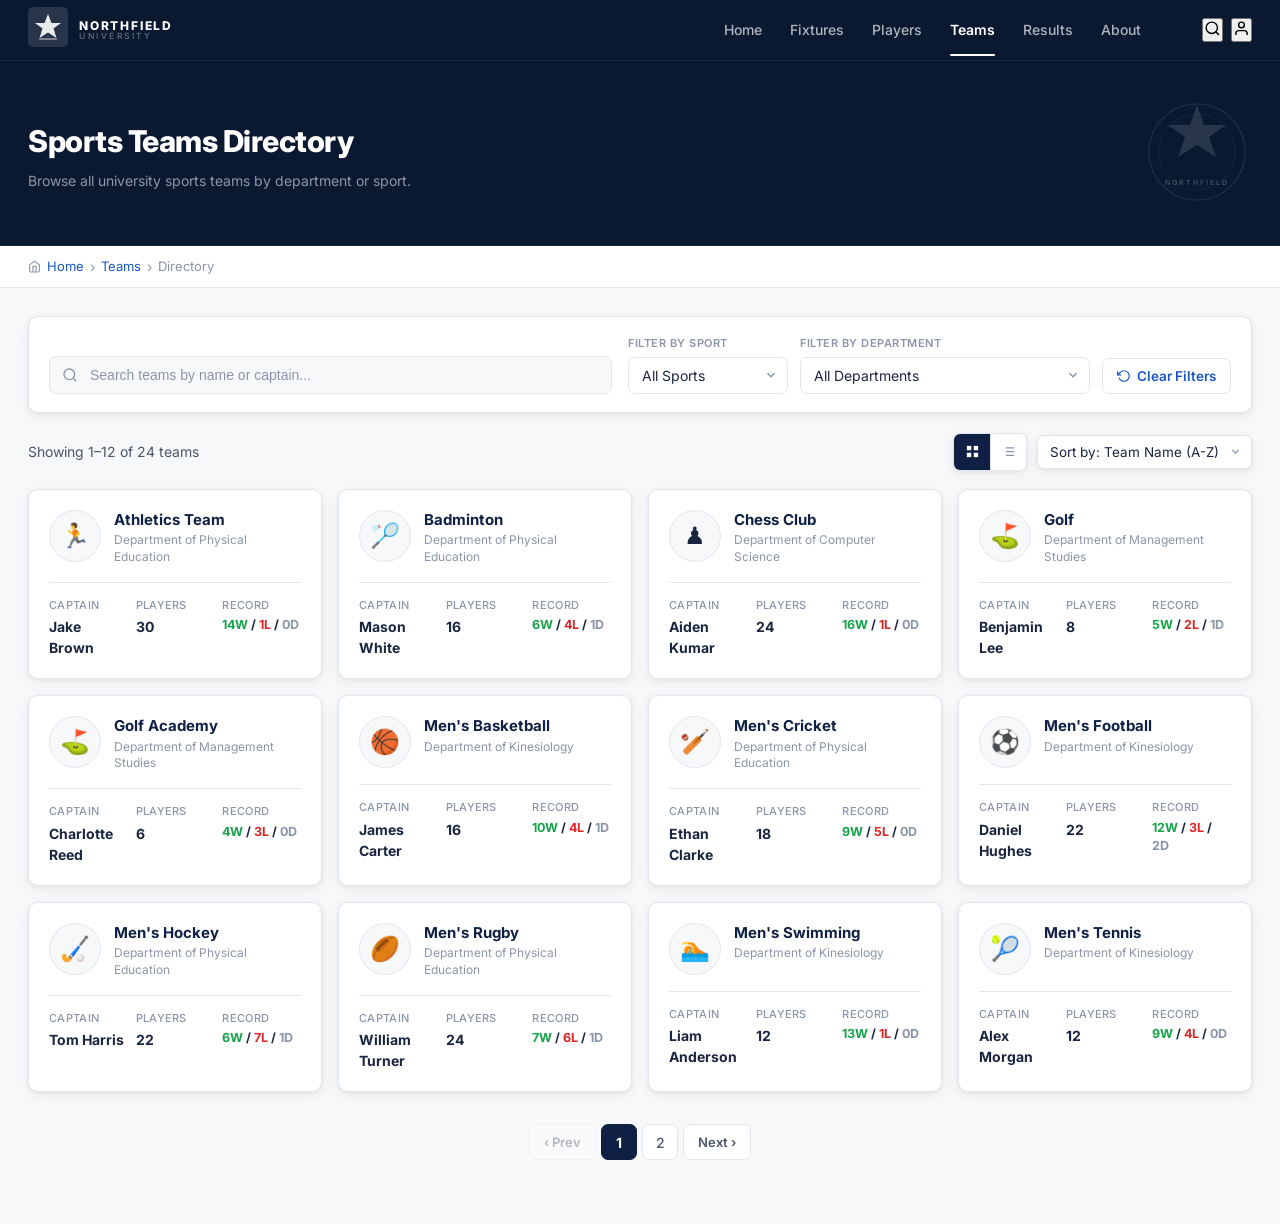
<file: Teams/index.html>
<!DOCTYPE html>
<html lang="en">
<head>
  <meta charset="UTF-8" />
  <meta name="viewport" content="width=device-width, initial-scale=1.0" />
  <title>Sports Teams Directory — Northfield University</title>
  <link rel="stylesheet" href="style.css" />
  <link href="https://fonts.googleapis.com/css2?family=Inter:wght@300;400;500;600;700;800&display=swap" rel="stylesheet" />
</head>
<body>

  <!-- ══════════════════════════════════════════
       NAVBAR
  ══════════════════════════════════════════ -->
  <nav class="navbar">
    <div class="navbar-inner">
      <a href="../Home page/index.html" class="nav-brand">
        <div class="nav-logo-icon">
          <svg width="40" height="40" viewBox="0 0 40 40" fill="none">
            <rect width="40" height="40" rx="5" fill="rgba(255,255,255,0.12)"/>
            <path d="M20 7L23.5 16H33L25.5 21.5L28.5 31L20 25.5L11.5 31L14.5 21.5L7 16H16.5L20 7Z" fill="white" opacity="0.9"/>
            <rect x="11" y="31" width="18" height="2" rx="1" fill="white" opacity="0.4"/>
          </svg>
        </div>
        <div class="nav-brand-text">
          <span class="nav-brand-main">NORTHFIELD</span>
          <span class="nav-brand-sub">UNIVERSITY</span>
        </div>
      </a>

      <ul class="nav-links" id="navLinks">
        <li><a href="../Home page/index.html">Home</a></li>
        <li><a href="../Fixtures page/index.html">Fixtures</a></li>
        <li><a href="../Players page/index.html">Players</a></li>
        <li><a href="index.html" class="active">Teams</a></li>
        <li><a href="../Result/index.html">Results</a></li>
        <li><a href="../About/index.html">About</a></li>
      </ul>

      <div class="nav-actions">
        <button class="nav-icon-btn" aria-label="Search" id="searchBtn">
          <svg width="17" height="17" fill="none" stroke="currentColor" stroke-width="2" viewBox="0 0 24 24">
            <circle cx="11" cy="11" r="8"/><line x1="21" y1="21" x2="16.65" y2="16.65"/>
          </svg>
        </button>
        <button class="nav-icon-btn" aria-label="Account">
          <svg width="17" height="17" fill="none" stroke="currentColor" stroke-width="2" viewBox="0 0 24 24">
            <path d="M20 21v-2a4 4 0 00-4-4H8a4 4 0 00-4 4v2"/><circle cx="12" cy="7" r="4"/>
          </svg>
        </button>
        <button class="hamburger" id="hamburger" aria-label="Menu">
          <span></span><span></span><span></span>
        </button>
      </div>
    </div>
  </nav>

  <!-- ══════════════════════════════════════════
       PAGE HERO BANNER
  ══════════════════════════════════════════ -->
  <div class="page-banner">
    <div class="container">
      <div class="banner-inner">
        <div>
          <h1 class="banner-title">Sports Teams Directory</h1>
          <p class="banner-sub">Browse all university sports teams by department or sport.</p>
        </div>
        <div class="banner-crest" aria-hidden="true">
          <svg width="110" height="110" viewBox="0 0 110 110" fill="none">
            <path d="M55 8L62 28H84L67 40L74 60L55 48L36 60L43 40L26 28H48L55 8Z" fill="rgba(255,255,255,0.18)"/>
            <circle cx="55" cy="55" r="48" stroke="rgba(255,255,255,0.12)" stroke-width="1.5"/>
            <circle cx="55" cy="55" r="38" stroke="rgba(255,255,255,0.08)" stroke-width="1"/>
            <text x="55" y="88" text-anchor="middle" font-family="Inter,sans-serif" font-size="7" font-weight="700" fill="rgba(255,255,255,0.3)" letter-spacing="2">NORTHFIELD</text>
          </svg>
        </div>
      </div>
    </div>
  </div>

  <!-- ══════════════════════════════════════════
       BREADCRUMB
  ══════════════════════════════════════════ -->
  <div class="breadcrumb-bar">
    <div class="container">
      <nav class="breadcrumb" aria-label="Breadcrumb">
        <svg width="13" height="13" fill="none" stroke="currentColor" stroke-width="2" viewBox="0 0 24 24"><path d="M3 9l9-7 9 7v11a2 2 0 01-2 2H5a2 2 0 01-2-2z"/><polyline points="9 22 9 12 15 12 15 22"/></svg>
        <a href="../Home page/index.html">Home</a>
        <span class="bc-sep">›</span>
        <a href="index.html">Teams</a>
        <span class="bc-sep">›</span>
        <span class="bc-current">Directory</span>
      </nav>
    </div>
  </div>

  <!-- ══════════════════════════════════════════
       MAIN
  ══════════════════════════════════════════ -->
  <main class="main">
    <div class="container">

      <!-- Search + Filter Bar -->
      <div class="filter-bar">
        <div class="search-wrap">
          <svg class="search-icon" width="16" height="16" fill="none" stroke="currentColor" stroke-width="2" viewBox="0 0 24 24">
            <circle cx="11" cy="11" r="8"/><line x1="21" y1="21" x2="16.65" y2="16.65"/>
          </svg>
          <input type="text" id="searchInput" class="search-input" placeholder="Search teams by name or captain..." />
        </div>

        <div class="filter-group">
          <div class="filter-field">
            <label class="filter-label">Filter by Sport</label>
            <div class="select-wrap">
              <select id="sportFilter" class="filter-select">
                <option value="">All Sports</option>
                <option value="Football">Football</option>
                <option value="Basketball">Basketball</option>
                <option value="Volleyball">Volleyball</option>
                <option value="Cricket">Cricket</option>
                <option value="Hockey">Hockey</option>
                <option value="Swimming">Swimming</option>
                <option value="Track & Field">Track &amp; Field</option>
                <option value="Rugby">Rugby</option>
                <option value="Tennis">Tennis</option>
                <option value="Badminton">Badminton</option>
                <option value="Table Tennis">Table Tennis</option>
                <option value="Golf">Golf</option>
              </select>
              <svg class="select-chevron" width="14" height="14" fill="none" stroke="currentColor" stroke-width="2.5" viewBox="0 0 24 24"><polyline points="6 9 12 15 18 9"/></svg>
            </div>
          </div>

          <div class="filter-field">
            <label class="filter-label">Filter by Department</label>
            <div class="select-wrap">
              <select id="deptFilter" class="filter-select">
                <option value="">All Departments</option>
                <option value="Kinesiology">Department of Kinesiology</option>
                <option value="Physical Education">Department of Physical Education</option>
                <option value="Management Studies">Department of Management Studies</option>
                <option value="Computer Science">Department of Computer Science</option>
              </select>
              <svg class="select-chevron" width="14" height="14" fill="none" stroke="currentColor" stroke-width="2.5" viewBox="0 0 24 24"><polyline points="6 9 12 15 18 9"/></svg>
            </div>
          </div>

          <button class="clear-btn" id="clearBtn">
            <svg width="14" height="14" fill="none" stroke="currentColor" stroke-width="2" viewBox="0 0 24 24"><polyline points="1 4 1 10 7 10"/><path d="M3.51 15a9 9 0 102.13-9.36L1 10"/></svg>
            Clear Filters
          </button>
        </div>
      </div>

      <!-- Results Bar -->
      <div class="results-bar">
        <span class="showing-text" id="showingText">Showing 1–12 of 24 teams</span>
        <div class="results-right">
          <!-- View toggle -->
          <div class="view-toggle">
            <button class="view-btn active" id="gridViewBtn" title="Grid view">
              <svg width="15" height="15" fill="currentColor" viewBox="0 0 24 24"><rect x="3" y="3" width="7" height="7"/><rect x="14" y="3" width="7" height="7"/><rect x="14" y="14" width="7" height="7"/><rect x="3" y="14" width="7" height="7"/></svg>
            </button>
            <button class="view-btn" id="listViewBtn" title="List view">
              <svg width="15" height="15" fill="none" stroke="currentColor" stroke-width="2" viewBox="0 0 24 24"><line x1="8" y1="6" x2="21" y2="6"/><line x1="8" y1="12" x2="21" y2="12"/><line x1="8" y1="18" x2="21" y2="18"/><line x1="3" y1="6" x2="3.01" y2="6"/><line x1="3" y1="12" x2="3.01" y2="12"/><line x1="3" y1="18" x2="3.01" y2="18"/></svg>
            </button>
          </div>
          <!-- Sort -->
          <div class="sort-wrap">
            <div class="select-wrap">
              <select id="sortSelect" class="sort-select">
                <option value="name-asc">Sort by: Team Name (A-Z)</option>
                <option value="name-desc">Sort by: Team Name (Z-A)</option>
                <option value="players-desc">Sort by: Most Players</option>
                <option value="wins-desc">Sort by: Most Wins</option>
              </select>
              <svg class="select-chevron" width="13" height="13" fill="none" stroke="currentColor" stroke-width="2.5" viewBox="0 0 24 24"><polyline points="6 9 12 15 18 9"/></svg>
            </div>
          </div>
        </div>
      </div>

      <!-- Teams Grid -->
      <div class="teams-grid" id="teamsGrid">
        <!-- Populated by JS -->
      </div>

      <!-- Empty State -->
      <div class="empty-state" id="emptyState" style="display:none">
        <div class="empty-icon">🔍</div>
        <p class="empty-title">No teams found</p>
        <p class="empty-sub">Try adjusting your search or filter criteria.</p>
        <button class="clear-btn" onclick="document.getElementById('clearBtn').click()">Clear Filters</button>
      </div>

      <!-- Pagination -->
      <div class="pagination-wrap" id="paginationWrap">
        <div class="pagination" id="pagination">
          <!-- Injected by JS -->
        </div>
      </div>

    </div>
  </main>

  <script src="script.js"></script>
</body>
</html>
</file>
<file: About/style.css>
/* ── RESET & ROOT ── */
*, *::before, *::after {
  box-sizing: border-box;
  margin: 0;
  padding: 0;
}

:root {
  --navy:        #0D1B3E;
  --navy-mid:    #162347;
  --navy-light:  #1e2f5a;
  --blue-accent: #2563EB;
  --blue-light:  #3B82F6;
  --gold:        #C9A84C;
  --white:       #ffffff;
  --gray-50:     #F9FAFB;
  --gray-100:    #F3F4F6;
  --gray-200:    #E5E7EB;
  --gray-400:    #9CA3AF;
  --gray-600:    #4B5563;
  --gray-800:    #1F2937;
  --text:        #111827;
}

body {
  font-family: 'Inter', sans-serif;
  color: var(--text);
  background: var(--white);
  line-height: 1.6;
  scroll-behavior: smooth;
}

/* ── NAV ── */
nav {
  background: var(--navy);
  display: flex;
  align-items: center;
  justify-content: space-between;
  padding: 0 48px;
  height: 68px;
  position: sticky;
  top: 0;
  z-index: 200;
  box-shadow: 0 2px 12px rgba(0,0,0,0.3);
}

.nav-brand {
  display: flex;
  align-items: center;
  gap: 12px;
  text-decoration: none;
}

.nav-logo {
  width: 40px;
  height: 40px;
  border: 2px solid rgba(255,255,255,0.3);
  border-radius: 50%;
  display: flex;
  align-items: center;
  justify-content: center;
  color: white;
  font-size: 16px;
}

.nav-name {
  color: white;
  font-size: 13px;
  font-weight: 700;
  letter-spacing: 0.08em;
  line-height: 1.3;
}

.nav-name span {
  display: block;
  font-weight: 300;
  letter-spacing: 0.14em;
}

.nav-links {
  display: flex;
  align-items: center;
  gap: 32px;
  list-style: none;
}

.nav-links a {
  color: rgba(255,255,255,0.7);
  text-decoration: none;
  font-size: 14px;
  font-weight: 400;
  transition: color 0.2s;
  padding-bottom: 4px;
}

.nav-links a:hover {
  color: white;
}

.nav-links a.active {
  color: white;
  border-bottom: 2px solid white;
}

.nav-actions {
  display: flex;
  align-items: center;
  gap: 16px;
}

.nav-icon {
  color: rgba(255,255,255,0.7);
  cursor: pointer;
  font-size: 17px;
  transition: color 0.2s;
}

.nav-icon:hover {
  color: white;
}

/* ── HAMBURGER ── */
.hamburger {
  display: none;
  flex-direction: column;
  gap: 5px;
  cursor: pointer;
  padding: 4px;
}

.hamburger span {
  display: block;
  width: 22px;
  height: 2px;
  background: rgba(255,255,255,0.8);
  border-radius: 2px;
  transition: all 0.3s;
}

.hamburger.open span:nth-child(1) { transform: rotate(45deg) translate(5px, 5px); }
.hamburger.open span:nth-child(2) { opacity: 0; }
.hamburger.open span:nth-child(3) { transform: rotate(-45deg) translate(5px, -5px); }

/* ── MOBILE MENU ── */
.mobile-menu {
  display: none;
  flex-direction: column;
  background: var(--navy-mid);
  padding: 16px 24px;
  border-bottom: 1px solid rgba(255,255,255,0.08);
  position: sticky;
  top: 68px;
  z-index: 190;
}

.mobile-menu a {
  color: rgba(255,255,255,0.75);
  text-decoration: none;
  font-size: 14px;
  font-weight: 500;
  padding: 10px 0;
  border-bottom: 1px solid rgba(255,255,255,0.06);
  transition: color 0.2s;
}

.mobile-menu a:last-child { border-bottom: none; }
.mobile-menu a:hover,
.mobile-menu a.active { color: white; }

.mobile-menu.open { display: flex; }

/* ── SEARCH BAR ── */
.search-bar {
  display: none;
  background: var(--navy);
  padding: 12px 48px;
  border-bottom: 1px solid rgba(255,255,255,0.1);
  position: sticky;
  top: 68px;
  z-index: 180;
}

.search-bar.open { display: block; }

.search-inner {
  max-width: 640px;
  margin: 0 auto;
  display: flex;
  gap: 10px;
}

.search-inner input {
  flex: 1;
  background: rgba(255,255,255,0.1);
  border: 1px solid rgba(255,255,255,0.2);
  border-radius: 6px;
  padding: 10px 16px;
  color: white;
  font-size: 14px;
  font-family: 'Inter', sans-serif;
  outline: none;
  transition: border-color 0.2s;
}

.search-inner input::placeholder { color: rgba(255,255,255,0.4); }
.search-inner input:focus { border-color: var(--blue-light); }

.search-inner button {
  background: transparent;
  border: 1px solid rgba(255,255,255,0.2);
  border-radius: 6px;
  color: rgba(255,255,255,0.7);
  font-size: 16px;
  width: 40px;
  cursor: pointer;
  transition: all 0.2s;
}

.search-inner button:hover {
  background: rgba(255,255,255,0.1);
  color: white;
}

/* ── BREADCRUMB ── */
.breadcrumb {
  padding: 12px 48px;
  font-size: 13px;
  color: var(--gray-400);
  border-bottom: 1px solid var(--gray-200);
  background: white;
}

.breadcrumb a {
  color: var(--blue-accent);
  text-decoration: none;
}

.breadcrumb a:hover { text-decoration: underline; }

/* ── HERO ── */
.about-hero {
  background: var(--navy);
  padding: 88px 48px;
  position: relative;
  overflow: hidden;
}

.about-hero::before {
  content: '';
  position: absolute;
  top: -80px;
  right: -80px;
  width: 440px;
  height: 440px;
  border-radius: 50%;
  border: 1px solid rgba(255,255,255,0.05);
  pointer-events: none;
}

.about-hero::after {
  content: '';
  position: absolute;
  bottom: -100px;
  right: 80px;
  width: 260px;
  height: 260px;
  border-radius: 50%;
  border: 1px solid rgba(255,255,255,0.04);
  pointer-events: none;
}

.hero-inner {
  max-width: 1200px;
  margin: 0 auto;
  position: relative;
  z-index: 1;
}

.hero-eyebrow {
  font-size: 11px;
  font-weight: 600;
  letter-spacing: 0.2em;
  color: var(--gold);
  text-transform: uppercase;
  margin-bottom: 16px;
}

.hero-title {
  font-size: 54px;
  font-weight: 800;
  color: white;
  line-height: 1.1;
  max-width: 620px;
  margin-bottom: 20px;
}

.hero-subtitle {
  font-size: 16px;
  color: rgba(255,255,255,0.6);
  max-width: 520px;
  font-weight: 400;
  line-height: 1.75;
  margin-bottom: 32px;
}

.hero-buttons {
  display: flex;
  gap: 16px;
  flex-wrap: wrap;
}

.btn-primary {
  background: white;
  color: var(--navy);
  padding: 12px 28px;
  border-radius: 6px;
  font-size: 14px;
  font-weight: 700;
  text-decoration: none;
  transition: background 0.2s, transform 0.15s;
}

.btn-primary:hover {
  background: var(--gray-100);
  transform: translateY(-1px);
}

.btn-outline {
  background: transparent;
  color: white;
  padding: 12px 28px;
  border-radius: 6px;
  font-size: 14px;
  font-weight: 600;
  text-decoration: none;
  border: 1.5px solid rgba(255,255,255,0.45);
  transition: border-color 0.2s, background 0.2s;
}

.btn-outline:hover {
  border-color: white;
  background: rgba(255,255,255,0.06);
}

/* ── STATS STRIP ── */
.stats-strip {
  background: white;
  border-bottom: 1px solid var(--gray-200);
}

.stats-inner {
  max-width: 1200px;
  margin: 0 auto;
  display: grid;
  grid-template-columns: repeat(4, 1fr);
}

.stat-item {
  padding: 36px 32px;
  border-right: 1px solid var(--gray-200);
  transition: background 0.2s;
  cursor: default;
}

.stat-item:last-child { border-right: none; }
.stat-item:hover { background: var(--gray-50); }

.stat-number {
  font-size: 42px;
  font-weight: 800;
  color: var(--navy);
  line-height: 1;
  margin-bottom: 6px;
}

.stat-number .count {
  color: var(--navy);
}

.stat-label {
  font-size: 13px;
  color: var(--gray-600);
  font-weight: 600;
}

.stat-sub {
  font-size: 12px;
  color: var(--gray-400);
  margin-top: 4px;
}

/* ── SECTION COMMONS ── */
.section {
  padding: 80px 48px;
}

.section-inner {
  max-width: 1200px;
  margin: 0 auto;
}

.section-header {
  margin-bottom: 48px;
}

.section-eyebrow {
  font-size: 11px;
  font-weight: 600;
  letter-spacing: 0.18em;
  color: var(--blue-accent);
  text-transform: uppercase;
  margin-bottom: 10px;
}

.section-title {
  font-size: 32px;
  font-weight: 800;
  color: var(--navy);
  line-height: 1.2;
}

.section-desc {
  margin-top: 12px;
  font-size: 15px;
  color: var(--gray-600);
  max-width: 560px;
  line-height: 1.7;
}

/* ── FADE IN ── */
.fade-in {
  opacity: 0;
  transform: translateY(20px);
  transition: opacity 0.5s ease, transform 0.5s ease;
}

.fade-in.visible {
  opacity: 1;
  transform: translateY(0);
}

/* ── MISSION ── */
.mission-section {
  background: var(--gray-50);
}

.mission-grid {
  display: grid;
  grid-template-columns: 1fr 1fr;
  gap: 72px;
  align-items: center;
}

.mission-quote {
  position: relative;
  padding-left: 28px;
}

.mission-quote::before {
  content: '';
  position: absolute;
  left: 0;
  top: 0;
  bottom: 0;
  width: 4px;
  background: linear-gradient(to bottom, var(--navy), var(--blue-accent));
  border-radius: 2px;
}

.mission-quote blockquote {
  font-size: 23px;
  font-weight: 700;
  color: var(--navy);
  line-height: 1.5;
  font-style: italic;
  margin-bottom: 20px;
}

.mission-quote cite {
  display: block;
  font-size: 13px;
  font-weight: 600;
  color: var(--gray-600);
  font-style: normal;
  letter-spacing: 0.04em;
}

.mission-text .section-title {
  margin-bottom: 20px;
}

.mission-text p {
  font-size: 15px;
  color: var(--gray-600);
  line-height: 1.8;
  margin-bottom: 16px;
}

.mission-text p:last-child { margin-bottom: 0; }

/* ── VALUES ── */
.values-section {
  background: white;
}

.values-grid {
  display: grid;
  grid-template-columns: repeat(3, 1fr);
  gap: 24px;
}

.value-card {
  background: white;
  border: 1px solid var(--gray-200);
  border-radius: 10px;
  padding: 32px 28px;
  transition: box-shadow 0.25s, border-color 0.25s, transform 0.25s;
  cursor: default;
}

.value-card:hover {
  box-shadow: 0 8px 28px rgba(13,27,62,0.1);
  border-color: var(--blue-light);
  transform: translateY(-3px);
}

.value-icon {
  width: 46px;
  height: 46px;
  background: var(--navy);
  border-radius: 10px;
  display: flex;
  align-items: center;
  justify-content: center;
  margin-bottom: 18px;
  font-size: 22px;
}

.value-title {
  font-size: 16px;
  font-weight: 700;
  color: var(--navy);
  margin-bottom: 10px;
}

.value-desc {
  font-size: 14px;
  color: var(--gray-600);
  line-height: 1.7;
}

/* ── FACILITIES ── */
.facilities-section {
  background: var(--navy);
}

.facilities-section .section-eyebrow { color: var(--gold); }
.facilities-section .section-title   { color: white; }
.facilities-section .section-desc    { color: rgba(255,255,255,0.55); }

.facilities-grid {
  display: grid;
  grid-template-columns: repeat(2, 1fr);
  gap: 2px;
  background: rgba(255,255,255,0.07);
  border-radius: 10px;
  overflow: hidden;
}

.facility-item {
  background: var(--navy-light);
  padding: 32px 28px;
  display: flex;
  gap: 20px;
  align-items: flex-start;
  transition: background 0.2s;
}

.facility-item:hover {
  background: rgba(37,99,235,0.18);
}

.facility-icon {
  font-size: 28px;
  flex-shrink: 0;
  margin-top: 2px;
}

.facility-name {
  font-size: 15px;
  font-weight: 700;
  color: white;
  margin-bottom: 6px;
}

.facility-desc {
  font-size: 13px;
  color: rgba(255,255,255,0.5);
  line-height: 1.65;
}

.facility-tag {
  display: inline-block;
  margin-top: 10px;
  font-size: 11px;
  font-weight: 600;
  color: var(--blue-light);
  letter-spacing: 0.05em;
  text-transform: uppercase;
}

/* ── LEADERSHIP ── */
.leadership-section {
  background: var(--gray-50);
}

.leadership-grid {
  display: grid;
  grid-template-columns: repeat(4, 1fr);
  gap: 24px;
}

.leader-card {
  text-align: center;
  padding: 28px 20px;
  background: white;
  border: 1px solid var(--gray-200);
  border-radius: 10px;
  transition: box-shadow 0.2s, transform 0.2s, border-color 0.2s;
}

.leader-card:hover {
  box-shadow: 0 6px 20px rgba(13,27,62,0.08);
  transform: translateY(-2px);
  border-color: var(--blue-light);
}

.leader-avatar {
  width: 80px;
  height: 80px;
  border-radius: 50%;
  background: var(--navy);
  margin: 0 auto 16px;
  display: flex;
  align-items: center;
  justify-content: center;
  font-size: 22px;
  font-weight: 800;
  color: white;
  border: 3px solid var(--gray-200);
  transition: border-color 0.2s;
}

.leader-card:hover .leader-avatar {
  border-color: var(--blue-accent);
}

.leader-name {
  font-size: 15px;
  font-weight: 700;
  color: var(--navy);
  margin-bottom: 4px;
}

.leader-role {
  font-size: 13px;
  color: var(--blue-accent);
  font-weight: 600;
  margin-bottom: 6px;
}

.leader-dept {
  font-size: 12px;
  color: var(--gray-400);
}

/* ── HISTORY TIMELINE ── */
.history-section {
  background: white;
}

.timeline {
  position: relative;
  padding-left: 44px;
  max-width: 720px;
}

.timeline::before {
  content: '';
  position: absolute;
  left: 7px;
  top: 8px;
  bottom: 8px;
  width: 2px;
  background: var(--gray-200);
}

.timeline-item {
  position: relative;
  margin-bottom: 44px;
  opacity: 0;
  transform: translateX(-14px);
  transition: opacity 0.4s ease, transform 0.4s ease;
}

.timeline-item:last-child { margin-bottom: 0; }

.timeline-item.visible {
  opacity: 1;
  transform: translateX(0);
}

.timeline-dot {
  position: absolute;
  left: -38px;
  top: 5px;
  width: 16px;
  height: 16px;
  border-radius: 50%;
  background: var(--navy);
  border: 3px solid white;
  box-shadow: 0 0 0 2px var(--gray-200);
  transition: transform 0.2s;
}

.timeline-item:hover .timeline-dot {
  transform: scale(1.2);
}

.timeline-item.highlight .timeline-dot {
  background: var(--blue-accent);
  box-shadow: 0 0 0 2px var(--blue-light);
}

.timeline-year {
  font-size: 11px;
  font-weight: 700;
  color: var(--blue-accent);
  letter-spacing: 0.14em;
  text-transform: uppercase;
  margin-bottom: 4px;
}

.timeline-event {
  font-size: 16px;
  font-weight: 700;
  color: var(--navy);
  margin-bottom: 6px;
}

.timeline-desc {
  font-size: 14px;
  color: var(--gray-600);
  line-height: 1.7;
}

/* ── CONTACT ── */
.contact-section {
  background: var(--gray-50);
}

.contact-grid {
  display: grid;
  grid-template-columns: 1fr 1fr;
  gap: 56px;
  align-items: start;
}

.contact-block {
  display: flex;
  flex-direction: column;
  gap: 16px;
}

.contact-item {
  display: flex;
  gap: 16px;
  align-items: flex-start;
  padding: 20px;
  background: white;
  border: 1px solid var(--gray-200);
  border-radius: 8px;
  transition: border-color 0.2s, box-shadow 0.2s;
}

.contact-item:hover {
  border-color: var(--blue-accent);
  box-shadow: 0 2px 10px rgba(37,99,235,0.08);
}

.contact-icon {
  width: 42px;
  height: 42px;
  background: var(--navy);
  border-radius: 8px;
  display: flex;
  align-items: center;
  justify-content: center;
  font-size: 18px;
  flex-shrink: 0;
}

.contact-label {
  font-size: 11px;
  font-weight: 600;
  color: var(--gray-400);
  text-transform: uppercase;
  letter-spacing: 0.1em;
  margin-bottom: 4px;
}

.contact-value {
  font-size: 14px;
  font-weight: 600;
  color: var(--navy);
  line-height: 1.5;
}

.contact-value a {
  color: var(--blue-accent);
  text-decoration: none;
}

.contact-value a:hover { text-decoration: underline; }

/* ── CONTACT FORM ── */
.contact-form {
  background: white;
  border: 1px solid var(--gray-200);
  border-radius: 10px;
  padding: 32px;
  display: flex;
  flex-direction: column;
  gap: 20px;
}

.form-group {
  display: flex;
  flex-direction: column;
  gap: 6px;
}

.form-group label {
  font-size: 13px;
  font-weight: 600;
  color: var(--navy);
}

.form-group input,
.form-group select,
.form-group textarea {
  padding: 10px 14px;
  border: 1px solid var(--gray-200);
  border-radius: 6px;
  font-size: 14px;
  font-family: 'Inter', sans-serif;
  color: var(--text);
  background: white;
  outline: none;
  transition: border-color 0.2s, box-shadow 0.2s;
}

.form-group input:focus,
.form-group select:focus,
.form-group textarea:focus {
  border-color: var(--blue-accent);
  box-shadow: 0 0 0 3px rgba(37,99,235,0.12);
}

.form-group textarea {
  min-height: 110px;
  resize: vertical;
}

.btn-submit {
  background: var(--navy);
  color: white;
  border: none;
  padding: 13px 28px;
  border-radius: 6px;
  font-size: 14px;
  font-weight: 700;
  font-family: 'Inter', sans-serif;
  cursor: pointer;
  transition: background 0.2s, transform 0.15s;
  align-self: flex-start;
}

.btn-submit:hover {
  background: var(--navy-light);
  transform: translateY(-1px);
}

.btn-submit:active {
  transform: translateY(0);
}

.form-success {
  display: none;
  background: #ECFDF5;
  border: 1px solid #6EE7B7;
  border-radius: 6px;
  padding: 12px 16px;
  font-size: 13px;
  font-weight: 600;
  color: #065F46;
}

.form-success.show { display: block; }

/* ── FOOTER ── */
footer {
  background: var(--navy);
  padding: 56px 48px 24px;
}

.footer-inner {
  max-width: 1200px;
  margin: 0 auto;
}

.footer-grid {
  display: grid;
  grid-template-columns: 2fr 1fr 1fr 1fr 1fr;
  gap: 40px;
  padding-bottom: 40px;
  border-bottom: 1px solid rgba(255,255,255,0.1);
  margin-bottom: 24px;
}

.footer-brand-row {
  display: flex;
  align-items: center;
  gap: 10px;
  margin-bottom: 12px;
}

.footer-logo {
  width: 34px;
  height: 34px;
  border: 1.5px solid rgba(255,255,255,0.3);
  border-radius: 50%;
  display: flex;
  align-items: center;
  justify-content: center;
  color: white;
  font-size: 14px;
}

.footer-brand-name {
  color: white;
  font-size: 12px;
  font-weight: 700;
  letter-spacing: 0.1em;
  line-height: 1.4;
}

.footer-brand-name span {
  font-weight: 300;
  letter-spacing: 0.14em;
}

.footer-brand-tagline {
  color: rgba(255,255,255,0.4);
  font-size: 12px;
  line-height: 1.7;
}

.footer-social {
  display: flex;
  gap: 10px;
  margin-top: 18px;
}

.social-btn {
  width: 34px;
  height: 34px;
  border-radius: 50%;
  background: rgba(255,255,255,0.1);
  display: flex;
  align-items: center;
  justify-content: center;
  font-size: 13px;
  color: rgba(255,255,255,0.7);
  cursor: pointer;
  transition: background 0.2s, color 0.2s;
  user-select: none;
}

.social-btn:hover {
  background: rgba(255,255,255,0.2);
  color: white;
}

.footer-col-title {
  color: rgba(255,255,255,0.45);
  font-size: 11px;
  font-weight: 700;
  letter-spacing: 0.16em;
  text-transform: uppercase;
  margin-bottom: 16px;
}

.footer-col ul { list-style: none; }
.footer-col ul li { margin-bottom: 10px; }

.footer-col ul li a {
  color: rgba(255,255,255,0.55);
  text-decoration: none;
  font-size: 13px;
  transition: color 0.2s;
}

.footer-col ul li a:hover { color: white; }
.footer-col ul li a.active-link { color: white; font-weight: 600; }

.footer-bottom {
  display: flex;
  justify-content: space-between;
  align-items: center;
  flex-wrap: wrap;
  gap: 8px;
}

.footer-copy {
  font-size: 12px;
  color: rgba(255,255,255,0.3);
}

/* ── BACK TO TOP ── */
.back-to-top {
  position: fixed;
  bottom: 32px;
  right: 32px;
  width: 44px;
  height: 44px;
  background: var(--navy);
  color: white;
  border: 2px solid rgba(255,255,255,0.2);
  border-radius: 50%;
  font-size: 18px;
  cursor: pointer;
  display: none;
  align-items: center;
  justify-content: center;
  z-index: 300;
  transition: background 0.2s, transform 0.2s;
  box-shadow: 0 4px 14px rgba(0,0,0,0.25);
}

.back-to-top.show {
  display: flex;
}

.back-to-top:hover {
  background: var(--blue-accent);
  transform: translateY(-2px);
}

/* ── RESPONSIVE ── */
@media (max-width: 1024px) {
  .footer-grid {
    grid-template-columns: 1fr 1fr 1fr;
  }
}

@media (max-width: 900px) {
  nav { padding: 0 24px; }
  .nav-links { display: none; }
  .hamburger { display: flex; }
  .section { padding: 56px 24px; }
  .about-hero { padding: 64px 24px; }
  .hero-title { font-size: 36px; }
  .stats-inner { grid-template-columns: repeat(2, 1fr); }
  .stat-item { border-right: none; border-bottom: 1px solid var(--gray-200); }
  .stat-item:nth-child(odd) { border-right: 1px solid var(--gray-200); }
  .mission-grid { grid-template-columns: 1fr; gap: 40px; }
  .values-grid { grid-template-columns: 1fr 1fr; }
  .leadership-grid { grid-template-columns: repeat(2, 1fr); }
  .facilities-grid { grid-template-columns: 1fr; }
  .contact-grid { grid-template-columns: 1fr; }
  .footer-grid { grid-template-columns: 1fr 1fr; gap: 28px; }
  .breadcrumb { padding: 12px 24px; }
  .search-bar { padding: 12px 24px; }
  .back-to-top { bottom: 20px; right: 20px; }
}

@media (max-width: 560px) {
  .hero-title { font-size: 28px; }
  .hero-subtitle { font-size: 14px; }
  .values-grid { grid-template-columns: 1fr; }
  .leadership-grid { grid-template-columns: 1fr 1fr; }
  .stats-inner { grid-template-columns: 1fr 1fr; }
  .section-title { font-size: 26px; }
  .contact-form { padding: 20px; }
  .footer-grid { grid-template-columns: 1fr; }
}
</file>
<file: Admin page/style.css>
/* ============================================================
   Northfield University — Admin Dashboard
   style.css
   ============================================================ */

/* ── RESET & BASE ── */
*, *::before, *::after { box-sizing: border-box; margin: 0; padding: 0; }

:root {
  --sidebar-w:   228px;
  --navy:        #0f2044;
  --navy-dark:   #0a1830;
  --navy-active: #162d52;
  --navy-hover:  rgba(255,255,255,0.06);
  --white:       #ffffff;
  --off-white:   #f5f7fa;
  --border:      #e4e8f0;
  --text:        #1a2540;
  --text-2:      #4a5568;
  --text-3:      #8a96a8;
  --blue-link:   #1a56c4;
  --green:       #16a34a;
  --radius:      10px;
  --radius-sm:   7px;
  --shadow:      0 1px 3px rgba(0,0,0,0.06), 0 4px 14px rgba(0,0,0,0.05);
  --shadow-card: 0 1px 4px rgba(0,0,0,0.07), 0 6px 20px rgba(0,0,0,0.05);
}

html { font-size: 16px; }
body {
  font-family: 'Inter', sans-serif;
  background: var(--off-white);
  color: var(--text);
  -webkit-font-smoothing: antialiased;
  line-height: 1.5;
  overflow-x: hidden;
}
a       { text-decoration: none; color: inherit; }
ul      { list-style: none; }
button  { cursor: pointer; font-family: inherit; }
select  { font-family: inherit; }
img     { display: block; }


/* ══════════════════════════════════════════
   APP SHELL
══════════════════════════════════════════ */
.app-shell {
  display: flex;
  min-height: 100vh;
}


/* ══════════════════════════════════════════
   SIDEBAR
══════════════════════════════════════════ */
.sidebar {
  width: var(--sidebar-w);
  background: var(--navy-dark);
  display: flex;
  flex-direction: column;
  position: fixed;
  top: 0; left: 0; bottom: 0;
  z-index: 300;
  transition: transform 0.25s ease;
  overflow-y: auto;
  overflow-x: hidden;
}

/* Logo */
.sidebar-logo {
  display: flex;
  align-items: center;
  gap: 11px;
  padding: 20px 20px 18px;
  border-bottom: 1px solid rgba(255,255,255,0.07);
  flex-shrink: 0;
}
.logo-text {
  display: flex;
  flex-direction: column;
  line-height: 1.1;
}
.logo-main { font-size: 11.5px; font-weight: 800; color: #fff; letter-spacing: 1.8px; }
.logo-sub  { font-size: 8px; color: rgba(255,255,255,0.4); letter-spacing: 2.5px; }

/* Nav */
.sidebar-nav {
  padding: 16px 10px;
  flex: 1;
  display: flex;
  flex-direction: column;
  gap: 2px;
}

.nav-item {
  display: flex;
  align-items: center;
  gap: 12px;
  padding: 10px 14px;
  border-radius: var(--radius-sm);
  font-size: 14px;
  font-weight: 500;
  color: rgba(255,255,255,0.62);
  transition: background 0.15s, color 0.15s;
  white-space: nowrap;
}
.nav-item:hover {
  background: var(--navy-hover);
  color: #fff;
}
.nav-item.active {
  background: var(--navy-active);
  color: #fff;
  font-weight: 600;
}
.nav-icon {
  flex-shrink: 0;
  width: 20px;
  height: 20px;
  display: flex;
  align-items: center;
  justify-content: center;
}

/* User block */
.sidebar-user {
  display: flex;
  align-items: center;
  gap: 10px;
  padding: 14px 16px;
  border-top: 1px solid rgba(255,255,255,0.08);
  cursor: pointer;
  flex-shrink: 0;
  transition: background 0.15s;
}
.sidebar-user:hover { background: var(--navy-hover); }

.user-avatar {
  width: 36px; height: 36px;
  border-radius: 50%;
  background: var(--navy-active);
  border: 2px solid rgba(255,255,255,0.18);
  display: flex; align-items: center; justify-content: center;
  font-size: 12px; font-weight: 700; color: #fff;
  flex-shrink: 0;
}
.user-info {
  flex: 1;
  display: flex;
  flex-direction: column;
  min-width: 0;
}
.user-name { font-size: 13px; font-weight: 600; color: #fff; }
.user-role { font-size: 11px; color: rgba(255,255,255,0.45); margin-top: 1px; }

.user-chevron {
  background: none; border: none;
  color: rgba(255,255,255,0.45);
  display: flex; align-items: center;
  padding: 0;
  flex-shrink: 0;
  transition: transform 0.2s;
}
.user-chevron.open { transform: rotate(180deg); }


/* ══════════════════════════════════════════
   MAIN CONTENT
══════════════════════════════════════════ */
.main-content {
  margin-left: var(--sidebar-w);
  flex: 1;
  min-height: 100vh;
  display: flex;
  flex-direction: column;
}


/* ── TOPBAR ── */
.topbar {
  background: var(--white);
  border-bottom: 1px solid var(--border);
  padding: 0 28px;
  height: 70px;
  display: flex;
  align-items: center;
  justify-content: space-between;
  position: sticky;
  top: 0;
  z-index: 100;
  gap: 16px;
}

.topbar-left {
  display: flex;
  align-items: center;
  gap: 14px;
}
.sidebar-toggle {
  display: none;
  background: none;
  border: 1px solid var(--border);
  border-radius: var(--radius-sm);
  width: 36px; height: 36px;
  align-items: center;
  justify-content: center;
  color: var(--text-2);
  transition: background 0.15s;
}
.sidebar-toggle:hover { background: var(--off-white); }

.topbar-title {
  font-size: 20px;
  font-weight: 800;
  color: var(--text);
  letter-spacing: -0.3px;
}
.topbar-sub {
  font-size: 13px;
  color: var(--text-3);
  margin-top: 1px;
}

.topbar-right {
  display: flex;
  align-items: center;
  gap: 12px;
}

/* Notification bell */
.notif-btn {
  position: relative;
  width: 40px; height: 40px;
  border-radius: 50%;
  border: 1px solid var(--border);
  background: var(--white);
  color: var(--text-2);
  display: flex; align-items: center; justify-content: center;
  transition: background 0.15s;
}
.notif-btn:hover { background: var(--off-white); }
.notif-badge {
  position: absolute;
  top: -2px; right: -2px;
  width: 18px; height: 18px;
  border-radius: 50%;
  background: #3b82f6;
  color: #fff;
  font-size: 10px;
  font-weight: 700;
  display: flex; align-items: center; justify-content: center;
  border: 2px solid var(--white);
}

/* Season select */
.season-select-wrap {
  position: relative;
  display: flex;
  align-items: center;
}
.season-select {
  appearance: none;
  padding: 8px 36px 8px 14px;
  border: 1px solid var(--border);
  border-radius: var(--radius-sm);
  font-size: 14px;
  font-weight: 500;
  color: var(--text);
  background: var(--white);
  outline: none;
  cursor: pointer;
  transition: border-color 0.15s;
}
.season-select:focus { border-color: var(--navy); }
.season-select-wrap svg {
  position: absolute;
  right: 10px;
  pointer-events: none;
  color: var(--text-3);
}


/* ── PAGE BODY ── */
.page-body {
  padding: 28px;
  flex: 1;
}


/* ══════════════════════════════════════════
   STAT CARDS
══════════════════════════════════════════ */
.stat-cards {
  display: grid;
  grid-template-columns: repeat(4, 1fr);
  gap: 16px;
  margin-bottom: 24px;
}

.stat-card {
  background: var(--white);
  border: 1px solid var(--border);
  border-radius: var(--radius);
  box-shadow: var(--shadow);
  padding: 22px 20px;
  display: flex;
  align-items: flex-start;
  gap: 16px;
  transition: box-shadow 0.2s, transform 0.2s;
}
.stat-card:hover {
  box-shadow: var(--shadow-card);
  transform: translateY(-2px);
}

.sc-icon-wrap {
  width: 54px; height: 54px;
  border-radius: 12px;
  border: 1px solid;
  display: flex; align-items: center; justify-content: center;
  flex-shrink: 0;
}

.sc-body { flex: 1; min-width: 0; }
.sc-label {
  font-size: 11px;
  font-weight: 600;
  color: var(--text-3);
  letter-spacing: 0.6px;
  text-transform: uppercase;
  margin-bottom: 6px;
}
.sc-num {
  font-size: 34px;
  font-weight: 800;
  color: var(--text);
  letter-spacing: -1px;
  line-height: 1;
  margin-bottom: 6px;
}
.sc-change {
  font-size: 12.5px;
  display: flex;
  align-items: center;
  gap: 4px;
  font-weight: 500;
}
.sc-change.positive { color: var(--green); }
.sc-change.neutral  { color: var(--text-3); }
.sc-change.negative { color: #dc2626; }


/* ══════════════════════════════════════════
   TWO-COLUMN PANELS
══════════════════════════════════════════ */
.two-col {
  display: grid;
  grid-template-columns: 1fr 1fr;
  gap: 20px;
}

.panel {
  background: var(--white);
  border: 1px solid var(--border);
  border-radius: var(--radius);
  box-shadow: var(--shadow);
  overflow: hidden;
  display: flex;
  flex-direction: column;
}

/* Panel header */
.panel-header {
  display: flex;
  align-items: center;
  justify-content: space-between;
  padding: 18px 20px 14px;
  border-bottom: 1px solid var(--border);
  flex-shrink: 0;
}
.panel-title-wrap {
  display: flex;
  align-items: center;
  gap: 9px;
  color: var(--text-2);
}
.panel-title {
  font-size: 15px;
  font-weight: 700;
  color: var(--text);
}
.panel-link {
  font-size: 13px;
  font-weight: 600;
  color: var(--blue-link);
  white-space: nowrap;
  transition: opacity 0.15s;
}
.panel-link:hover { opacity: 0.75; }


/* ── PANEL TABLE ── */
.panel-table {
  width: 100%;
  border-collapse: collapse;
  font-size: 13px;
  flex: 1;
}
.panel-table thead tr {
  border-bottom: 1px solid var(--border);
  background: var(--off-white);
}
.panel-table th {
  padding: 9px 16px;
  font-size: 11px;
  font-weight: 600;
  color: var(--text-3);
  text-align: left;
  text-transform: uppercase;
  letter-spacing: 0.5px;
  white-space: nowrap;
}
.panel-table tbody tr {
  border-bottom: 1px solid var(--border);
  transition: background 0.12s;
}
.panel-table tbody tr:last-child { border-bottom: none; }
.panel-table tbody tr:hover { background: #f8f9fd; }
.panel-table td {
  padding: 12px 16px;
  vertical-align: middle;
}

/* Date cell */
.td-date-main { font-size: 13px; font-weight: 600; color: var(--text); }
.td-date-sub  { font-size: 11.5px; color: var(--text-3); margin-top: 1px; }

/* Sport cell */
.td-sport {
  display: flex;
  align-items: center;
  gap: 7px;
  font-weight: 500;
}
.sport-emoji { font-size: 15px; }

/* Fixture cell */
.td-fixture-main { font-size: 13px; color: var(--text); line-height: 1.4; }
.td-fixture-sub  { font-size: 11.5px; color: var(--text-3); margin-top: 1px; }

/* View button */
.view-btn {
  padding: 5px 14px;
  border: 1px solid var(--border);
  border-radius: var(--radius-sm);
  font-size: 12.5px;
  font-weight: 600;
  color: var(--navy);
  background: var(--white);
  transition: background 0.15s, border-color 0.15s;
  white-space: nowrap;
}
.view-btn:hover {
  background: var(--off-white);
  border-color: var(--navy);
}

/* Player cell */
.td-player {
  display: flex;
  align-items: center;
  gap: 10px;
}
.player-avatar {
  width: 34px; height: 34px;
  border-radius: 50%;
  background: var(--off-white);
  border: 1px solid var(--border);
  display: flex; align-items: center; justify-content: center;
  font-size: 11px; font-weight: 700;
  color: var(--navy);
  flex-shrink: 0;
}
.player-name { font-size: 13px; font-weight: 600; color: var(--text); }
.player-email { font-size: 11.5px; color: var(--text-3); margin-top: 1px; }

/* Panel footer */
.panel-footer {
  padding: 14px 20px;
  border-top: 1px solid var(--border);
  display: flex;
  justify-content: center;
  flex-shrink: 0;
}
.panel-footer-btn {
  padding: 8px 24px;
  border: 1px solid var(--border);
  border-radius: var(--radius-sm);
  font-size: 13.5px;
  font-weight: 600;
  color: var(--navy);
  background: var(--white);
  transition: background 0.15s, border-color 0.15s;
}
.panel-footer-btn:hover {
  background: var(--off-white);
  border-color: var(--navy);
}


/* ══════════════════════════════════════════
   RESPONSIVE
══════════════════════════════════════════ */
@media (max-width: 1100px) {
  .stat-cards { grid-template-columns: repeat(2, 1fr); }
  .two-col    { grid-template-columns: 1fr; }
}

@media (max-width: 768px) {
  .sidebar {
    transform: translateX(calc(-1 * var(--sidebar-w)));
  }
  .sidebar.open {
    transform: translateX(0);
    box-shadow: 4px 0 24px rgba(0,0,0,0.25);
  }
  .main-content { margin-left: 0; }
  .sidebar-toggle { display: flex; }
  .page-body { padding: 16px; }
  .topbar { padding: 0 16px; }
  .stat-cards { grid-template-columns: 1fr 1fr; gap: 12px; }
}

@media (max-width: 480px) {
  .stat-cards { grid-template-columns: 1fr; }
  .topbar-title { font-size: 17px; }
  .topbar-sub { display: none; }
}

/* Overlay for mobile sidebar */
.sidebar-overlay {
  display: none;
  position: fixed;
  inset: 0;
  background: rgba(0,0,0,0.4);
  z-index: 250;
}
.sidebar-overlay.visible { display: block; }
</file>
<file: Fixtures page/style.css>
/* ============================================================
   Northfield University — Fixtures Page
   style.css
   ============================================================ */

/* ── RESET & BASE ── */
*, *::before, *::after { box-sizing: border-box; margin: 0; padding: 0; }

:root {
  --navy:       #0f2044;
  --navy-dark:  #0a1830;
  --navy-light: #1e3a6e;
  --white:      #ffffff;
  --off-white:  #f7f8fa;
  --border:     #e2e6ee;
  --text:       #1a2540;
  --text-2:     #4a5568;
  --text-3:     #8a96a8;
  --blue-link:  #1a56c4;
  --green:      #16a34a;
  --green-bg:   #dcfce7;
  --green-bd:   #bbf7d0;
  --live-c:     #15803d;
  --live-bg:    #dcfce7;
  --live-bd:    #86efac;
  --comp-c:     #6b7280;
  --comp-bg:    #f3f4f6;
  --comp-bd:    #d1d5db;
  --radius:     8px;
  --shadow:     0 1px 4px rgba(0,0,0,0.06), 0 4px 16px rgba(0,0,0,0.05);
}

html { font-size: 16px; scroll-behavior: smooth; }
body { font-family: 'Inter', sans-serif; background: var(--off-white); color: var(--text); -webkit-font-smoothing: antialiased; }
img  { display: block; max-width: 100%; }
a    { text-decoration: none; color: inherit; }
ul   { list-style: none; }
button { cursor: pointer; font-family: inherit; }

.container { max-width: 1260px; margin: 0 auto; padding: 0 24px; }


/* ══════════════════════════════════════════
   NAVBAR
══════════════════════════════════════════ */
.navbar {
  position: sticky; top: 0; z-index: 200;
  background: var(--navy-dark);
  border-bottom: 1px solid rgba(255,255,255,0.07);
}
.navbar-inner {
  max-width: 1260px; margin: 0 auto; padding: 0 24px;
  height: 64px; display: flex; align-items: center; gap: 32px;
}
.nav-brand { display: flex; align-items: center; gap: 11px; flex-shrink: 0; }
.nav-brand-text { display: flex; flex-direction: column; line-height: 1.1; }
.nav-brand-main { font-size: 13px; font-weight: 800; color: #fff; letter-spacing: 1.8px; }
.nav-brand-sub  { font-size: 9px; font-weight: 400; color: rgba(255,255,255,0.5); letter-spacing: 2.5px; }

.nav-links { display: flex; gap: 2px; margin-left: auto; }
.nav-links a {
  display: block; padding: 6px 14px 8px;
  font-size: 14px; font-weight: 500; color: rgba(255,255,255,0.7);
  border-radius: 4px; transition: color .18s; position: relative;
}
.nav-links a:hover { color: #fff; }
.nav-links a.active { color: #fff; font-weight: 600; }
.nav-links a.active::after {
  content: ''; position: absolute; bottom: -8px; left: 14px; right: 14px;
  height: 2px; background: #fff; border-radius: 2px;
}

.nav-actions { display: flex; gap: 6px; margin-left: 16px; }
.nav-icon-btn {
  width: 34px; height: 34px; border-radius: 50%; border: none;
  background: rgba(255,255,255,0.08); color: rgba(255,255,255,0.75);
  display: flex; align-items: center; justify-content: center;
  transition: background .18s, color .18s;
}
.nav-icon-btn:hover { background: rgba(255,255,255,0.16); color: #fff; }

.hamburger { display: none; flex-direction: column; gap: 5px; background: none; border: none; padding: 4px; }
.hamburger span { display: block; width: 22px; height: 2px; background: rgba(255,255,255,0.8); border-radius: 2px; transition: transform .2s, opacity .2s; }
.hamburger.open span:nth-child(1) { transform: translateY(7px) rotate(45deg); }
.hamburger.open span:nth-child(2) { opacity: 0; }
.hamburger.open span:nth-child(3) { transform: translateY(-7px) rotate(-45deg); }


/* ══════════════════════════════════════════
   PAGE HEADER
══════════════════════════════════════════ */
.page-header {
  background: var(--white);
  border-bottom: 1px solid var(--border);
  padding: 20px 0;
}
.page-header-inner {
  display: flex; align-items: flex-end;
  justify-content: space-between; flex-wrap: wrap; gap: 10px;
}
.page-title { font-size: 26px; font-weight: 800; color: var(--navy); letter-spacing: -0.5px; }
.page-sub   { font-size: 13.5px; color: var(--text-3); margin-top: 3px; }

.breadcrumb { display: flex; align-items: center; gap: 6px; font-size: 13px; }
.breadcrumb a { color: var(--blue-link); }
.breadcrumb a:hover { text-decoration: underline; }
.bc-sep     { color: var(--text-3); }
.bc-current { color: var(--text-3); }


/* ══════════════════════════════════════════
   MAIN LAYOUT
══════════════════════════════════════════ */
.main { padding: 24px 0 60px; }
.layout {
  display: grid;
  grid-template-columns: 220px 1fr;
  gap: 20px;
  align-items: start;
}


/* ══════════════════════════════════════════
   SIDEBAR
══════════════════════════════════════════ */
.sidebar { position: sticky; top: 88px; }

.filter-card {
  background: var(--white);
  border: 1px solid var(--border);
  border-radius: var(--radius);
  box-shadow: var(--shadow);
  overflow: hidden;
}

.filter-header {
  display: flex; align-items: center; justify-content: space-between;
  padding: 14px 16px;
  border-bottom: 1px solid var(--border);
  background: var(--navy);
}
.filter-header-left {
  display: flex; align-items: center; gap: 8px;
  font-size: 14px; font-weight: 600; color: #fff;
}
.reset-btn {
  font-size: 12px; font-weight: 600; color: #93c5fd;
  background: none; border: none; padding: 0;
  transition: color .15s;
}
.reset-btn:hover { color: #fff; }

/* Section accordion */
.filter-section { border-bottom: 1px solid var(--border); }
.filter-section:last-of-type { border-bottom: none; }

.filter-section-header {
  display: flex; align-items: center; justify-content: space-between;
  padding: 12px 16px; cursor: pointer;
  font-size: 13px; font-weight: 600; color: var(--text);
  user-select: none;
  transition: background .15s;
}
.filter-section-header:hover { background: var(--off-white); }

.chevron { transition: transform .22s ease; color: var(--text-3); }
.filter-section-header.collapsed .chevron { transform: rotate(180deg); }

.filter-section-body {
  padding: 4px 16px 14px;
  display: flex; flex-direction: column; gap: 8px;
  overflow: hidden;
  transition: max-height .25s ease, opacity .2s ease;
}
.filter-section-body.hidden {
  max-height: 0 !important;
  padding-top: 0; padding-bottom: 0;
  opacity: 0;
}

/* Checkboxes */
.check-label {
  display: flex; align-items: center; gap: 9px;
  font-size: 13.5px; color: var(--text-2); cursor: pointer;
  user-select: none;
}
.check-label input[type="checkbox"] { display: none; }
.checkmark {
  width: 16px; height: 16px; border-radius: 4px;
  border: 1.5px solid var(--border);
  background: var(--white);
  flex-shrink: 0; display: flex; align-items: center; justify-content: center;
  transition: background .15s, border-color .15s;
}
.check-label input:checked + .checkmark {
  background: var(--navy);
  border-color: var(--navy);
}
.check-label input:checked + .checkmark::after {
  content: '';
  display: block; width: 9px; height: 5px;
  border-left: 2px solid #fff; border-bottom: 2px solid #fff;
  transform: rotate(-45deg) translateY(-1px);
}

/* Date inputs */
.date-field { display: flex; flex-direction: column; gap: 4px; }
.date-label { font-size: 11px; font-weight: 600; color: var(--text-3); text-transform: uppercase; letter-spacing: 0.4px; }
.date-input-wrap { position: relative; }
.date-input {
  width: 100%; padding: 8px 10px; font-size: 13px;
  border: 1px solid var(--border); border-radius: 6px;
  color: var(--text); background: var(--white);
  font-family: inherit; outline: none;
  transition: border-color .15s;
}
.date-input:focus { border-color: var(--navy); }

/* Department select */
.dept-select {
  width: 100%; padding: 8px 10px; font-size: 13px;
  border: 1px solid var(--border); border-radius: 6px;
  color: var(--text); background: var(--white);
  font-family: inherit; outline: none; cursor: pointer;
  transition: border-color .15s;
  appearance: none;
  background-image: url("data:image/svg+xml,%3Csvg xmlns='http://www.w3.org/2000/svg' width='12' height='12' viewBox='0 0 24 24' fill='none' stroke='%238a96a8' stroke-width='2.5'%3E%3Cpolyline points='6 9 12 15 18 9'/%3E%3C/svg%3E");
  background-repeat: no-repeat;
  background-position: right 10px center;
  padding-right: 28px;
}
.dept-select:focus { border-color: var(--navy); }

/* Apply button */
.apply-btn {
  display: flex; align-items: center; justify-content: center; gap: 7px;
  width: calc(100% - 32px); margin: 14px 16px;
  padding: 10px; background: var(--navy);
  color: #fff; font-size: 13.5px; font-weight: 600;
  border: none; border-radius: 7px;
  transition: background .18s;
}
.apply-btn:hover { background: var(--navy-light); }


/* ══════════════════════════════════════════
   TOOLBAR (tabs + export)
══════════════════════════════════════════ */
.toolbar {
  display: flex; align-items: center;
  justify-content: space-between; flex-wrap: wrap;
  gap: 12px; margin-bottom: 16px;
}

.sport-tabs {
  display: flex; gap: 4px;
  background: var(--white);
  border: 1px solid var(--border);
  border-radius: var(--radius);
  padding: 5px;
  box-shadow: var(--shadow);
  flex-wrap: wrap;
}

.sport-tab {
  display: flex; align-items: center; gap: 6px;
  padding: 7px 14px; border: none; border-radius: 6px;
  font-size: 13.5px; font-weight: 500; color: var(--text-2);
  background: transparent;
  transition: background .15s, color .15s;
  white-space: nowrap;
}
.sport-tab:hover { background: var(--off-white); color: var(--text); }
.sport-tab.active {
  background: var(--navy); color: #fff; font-weight: 600;
}

.export-btn {
  display: flex; align-items: center; gap: 7px;
  padding: 8px 16px;
  background: var(--white); color: var(--text);
  border: 1px solid var(--border); border-radius: var(--radius);
  font-size: 13.5px; font-weight: 600;
  box-shadow: var(--shadow);
  transition: background .15s, border-color .15s;
}
.export-btn:hover { background: var(--off-white); border-color: var(--navy); }


/* ══════════════════════════════════════════
   TABLE CARD
══════════════════════════════════════════ */
.table-card {
  background: var(--white);
  border: 1px solid var(--border);
  border-radius: var(--radius);
  box-shadow: var(--shadow);
  overflow: hidden;
}

.table-wrap { overflow-x: auto; -webkit-overflow-scrolling: touch; }

.fixtures-table {
  width: 100%; border-collapse: collapse;
  font-size: 13.5px; white-space: nowrap;
}

.fixtures-table thead tr {
  background: var(--off-white);
  border-bottom: 1px solid var(--border);
}
.fixtures-table th {
  padding: 11px 14px; text-align: left;
  font-size: 12px; font-weight: 600;
  color: var(--text-3); text-transform: uppercase; letter-spacing: 0.4px;
}

.fixtures-table tbody tr {
  border-bottom: 1px solid var(--border);
  transition: background .12s;
}
.fixtures-table tbody tr:last-child { border-bottom: none; }
.fixtures-table tbody tr:hover { background: #f8f9fd; }

.fixtures-table td { padding: 12px 14px; vertical-align: middle; }

/* Match ID */
.match-id { font-size: 12px; color: var(--text-3); font-weight: 500; }

/* Sport cell */
.sport-cell { display: flex; align-items: center; gap: 7px; font-weight: 500; }
.sport-emoji { font-size: 16px; }

/* vs cell */
.vs-badge {
  display: inline-block; padding: 2px 7px;
  background: var(--off-white); border: 1px solid var(--border);
  border-radius: 4px; font-size: 11px; font-weight: 600; color: var(--text-3);
}

/* Team names */
.team-a { font-weight: 600; color: var(--text); }
.team-b { font-weight: 600; color: var(--text); }

/* Status badges */
.status-badge {
  display: inline-block; padding: 3px 10px;
  border-radius: 100px; font-size: 11.5px; font-weight: 600;
  white-space: nowrap; border: 1px solid transparent;
}
.status-upcoming { background: #dbeafe; color: #1d4ed8; border-color: #bfdbfe; }
.status-live {
  background: var(--live-bg); color: var(--live-c); border-color: var(--live-bd);
  animation: pulse-live 1.8s ease-in-out infinite;
}
.status-completed { background: var(--comp-bg); color: var(--comp-c); border-color: var(--comp-bd); }

@keyframes pulse-live {
  0%, 100% { opacity: 1; }
  50% { opacity: 0.65; }
}


/* ══════════════════════════════════════════
   TABLE FOOTER / PAGINATION
══════════════════════════════════════════ */
.table-footer {
  display: flex; align-items: center; justify-content: space-between;
  padding: 14px 18px; border-top: 1px solid var(--border);
  flex-wrap: wrap; gap: 10px;
}
.showing-text { font-size: 13px; color: var(--text-3); }

.pagination { display: flex; align-items: center; gap: 4px; }
.page-btn {
  min-width: 32px; height: 32px; padding: 0 6px;
  display: flex; align-items: center; justify-content: center;
  border: 1px solid var(--border); border-radius: 6px;
  font-size: 13.5px; font-weight: 500; color: var(--text-2);
  background: var(--white); transition: background .15s, border-color .15s, color .15s;
}
.page-btn:hover:not(:disabled) { background: var(--off-white); border-color: var(--navy); color: var(--navy); }
.page-btn.active { background: var(--navy); color: #fff; border-color: var(--navy); font-weight: 700; }
.page-btn:disabled { opacity: 0.4; cursor: default; }
.nav-btn { font-size: 18px; }

/* Empty state */
.empty-state {
  text-align: center; padding: 52px 20px; color: var(--text-3);
}
.empty-state svg { margin: 0 auto 12px; opacity: 0.35; }
.empty-state p { font-size: 14px; }


/* ══════════════════════════════════════════
   RESPONSIVE
══════════════════════════════════════════ */
@media (max-width: 960px) {
  .layout { grid-template-columns: 1fr; }
  .sidebar { position: static; }
  .filter-card { display: grid; grid-template-columns: 1fr 1fr; }
  .filter-header { grid-column: 1 / -1; }
  .apply-btn { grid-column: 1 / -1; }
}

@media (max-width: 768px) {
  .nav-links {
    display: none; position: absolute; top: 64px; left: 0; right: 0;
    background: var(--navy-dark); flex-direction: column;
    padding: 16px 0 20px; border-bottom: 1px solid rgba(255,255,255,0.08); gap: 0;
  }
  .nav-links.open { display: flex; }
  .nav-links a { padding: 10px 24px; border-radius: 0; }
  .nav-links a.active::after { display: none; }
  .hamburger { display: flex; }
  .navbar { position: sticky; }

  .page-header-inner { flex-direction: column; align-items: flex-start; }
  .filter-card { display: block; }
  .sport-tabs { flex-wrap: nowrap; overflow-x: auto; }
  .toolbar { flex-direction: column; align-items: flex-start; }
}
</file>
<file: Result/style.css>
/* ── RESET & ROOT ── */
*, *::before, *::after {
  box-sizing: border-box;
  margin: 0;
  padding: 0;
}

:root {
  --navy:        #0D1B3E;
  --navy-mid:    #162347;
  --navy-light:  #1e2f5a;
  --blue-accent: #2563EB;
  --blue-light:  #3B82F6;
  --gold:        #C9A84C;
  --green:       #059669;
  --green-bg:    #ECFDF5;
  --green-border:#6EE7B7;
  --red:         #DC2626;
  --red-bg:      #FEF2F2;
  --red-border:  #FCA5A5;
  --amber:       #D97706;
  --amber-bg:    #FFFBEB;
  --amber-border:#FCD34D;
  --white:       #ffffff;
  --gray-50:     #F9FAFB;
  --gray-100:    #F3F4F6;
  --gray-200:    #E5E7EB;
  --gray-400:    #9CA3AF;
  --gray-600:    #4B5563;
  --text:        #111827;
}

body {
  font-family: 'Inter', sans-serif;
  color: var(--text);
  background: var(--gray-50);
  line-height: 1.6;
  scroll-behavior: smooth;
}

/* ── NAV ── */
nav {
  background: var(--navy);
  display: flex;
  align-items: center;
  justify-content: space-between;
  padding: 0 48px;
  height: 68px;
  position: sticky;
  top: 0;
  z-index: 200;
  box-shadow: 0 2px 12px rgba(0,0,0,0.3);
}

.nav-brand {
  display: flex;
  align-items: center;
  gap: 12px;
  text-decoration: none;
}

.nav-logo {
  width: 40px;
  height: 40px;
  border: 2px solid rgba(255,255,255,0.3);
  border-radius: 50%;
  display: flex;
  align-items: center;
  justify-content: center;
  color: white;
  font-size: 16px;
}

.nav-name {
  color: white;
  font-size: 13px;
  font-weight: 700;
  letter-spacing: 0.08em;
  line-height: 1.3;
}

.nav-name span {
  display: block;
  font-weight: 300;
  letter-spacing: 0.14em;
}

.nav-links {
  display: flex;
  align-items: center;
  gap: 32px;
  list-style: none;
}

.nav-links a {
  color: rgba(255,255,255,0.7);
  text-decoration: none;
  font-size: 14px;
  font-weight: 400;
  transition: color 0.2s;
  padding-bottom: 4px;
}

.nav-links a:hover { color: white; }

.nav-links a.active {
  color: white;
  border-bottom: 2px solid white;
}

.nav-actions {
  display: flex;
  align-items: center;
  gap: 16px;
}

.nav-icon {
  color: rgba(255,255,255,0.7);
  cursor: pointer;
  font-size: 17px;
  transition: color 0.2s;
}

.nav-icon:hover { color: white; }

/* ── HAMBURGER ── */
.hamburger {
  display: none;
  flex-direction: column;
  gap: 5px;
  cursor: pointer;
  padding: 4px;
}

.hamburger span {
  display: block;
  width: 22px;
  height: 2px;
  background: rgba(255,255,255,0.8);
  border-radius: 2px;
  transition: all 0.3s;
}

.hamburger.open span:nth-child(1) { transform: rotate(45deg) translate(5px, 5px); }
.hamburger.open span:nth-child(2) { opacity: 0; }
.hamburger.open span:nth-child(3) { transform: rotate(-45deg) translate(5px, -5px); }

/* ── MOBILE MENU ── */
.mobile-menu {
  display: none;
  flex-direction: column;
  background: var(--navy-mid);
  padding: 16px 24px;
  border-bottom: 1px solid rgba(255,255,255,0.08);
  position: sticky;
  top: 68px;
  z-index: 190;
}

.mobile-menu a {
  color: rgba(255,255,255,0.75);
  text-decoration: none;
  font-size: 14px;
  font-weight: 500;
  padding: 10px 0;
  border-bottom: 1px solid rgba(255,255,255,0.06);
  transition: color 0.2s;
}

.mobile-menu a:last-child { border-bottom: none; }
.mobile-menu a:hover,
.mobile-menu a.active { color: white; }
.mobile-menu.open { display: flex; }

/* ── SEARCH BAR ── */
.search-bar {
  display: none;
  background: var(--navy);
  padding: 12px 48px;
  border-bottom: 1px solid rgba(255,255,255,0.1);
  position: sticky;
  top: 68px;
  z-index: 180;
}

.search-bar.open { display: block; }

.search-inner {
  max-width: 640px;
  margin: 0 auto;
  display: flex;
  gap: 10px;
}

.search-inner input {
  flex: 1;
  background: rgba(255,255,255,0.1);
  border: 1px solid rgba(255,255,255,0.2);
  border-radius: 6px;
  padding: 10px 16px;
  color: white;
  font-size: 14px;
  font-family: 'Inter', sans-serif;
  outline: none;
  transition: border-color 0.2s;
}

.search-inner input::placeholder { color: rgba(255,255,255,0.4); }
.search-inner input:focus { border-color: var(--blue-light); }

.search-inner button {
  background: transparent;
  border: 1px solid rgba(255,255,255,0.2);
  border-radius: 6px;
  color: rgba(255,255,255,0.7);
  font-size: 16px;
  width: 40px;
  cursor: pointer;
  transition: all 0.2s;
}

.search-inner button:hover {
  background: rgba(255,255,255,0.1);
  color: white;
}

/* ── BREADCRUMB ── */
.breadcrumb {
  padding: 12px 48px;
  font-size: 13px;
  color: var(--gray-400);
  border-bottom: 1px solid var(--gray-200);
  background: white;
}

.breadcrumb a {
  color: var(--blue-accent);
  text-decoration: none;
}

.breadcrumb a:hover { text-decoration: underline; }

/* ── PAGE HEADER ── */
.page-header {
  background: var(--navy);
  padding: 56px 48px;
  position: relative;
  overflow: hidden;
}

.page-header::before {
  content: '';
  position: absolute;
  top: -80px; right: -80px;
  width: 400px; height: 400px;
  border-radius: 50%;
  border: 1px solid rgba(255,255,255,0.05);
  pointer-events: none;
}

.page-header-inner {
  max-width: 1200px;
  margin: 0 auto;
  display: flex;
  align-items: flex-end;
  justify-content: space-between;
  gap: 40px;
  flex-wrap: wrap;
  position: relative;
  z-index: 1;
}

.hero-eyebrow {
  font-size: 11px;
  font-weight: 600;
  letter-spacing: 0.2em;
  color: var(--gold);
  text-transform: uppercase;
  margin-bottom: 12px;
}

.page-title {
  font-size: 44px;
  font-weight: 800;
  color: white;
  line-height: 1.1;
  margin-bottom: 12px;
}

.page-subtitle {
  font-size: 15px;
  color: rgba(255,255,255,0.55);
  max-width: 480px;
  line-height: 1.7;
}

.header-stats {
  display: flex;
  gap: 0;
  background: rgba(255,255,255,0.06);
  border-radius: 10px;
  overflow: hidden;
  border: 1px solid rgba(255,255,255,0.1);
  flex-shrink: 0;
}

.hstat {
  padding: 20px 28px;
  text-align: center;
  border-right: 1px solid rgba(255,255,255,0.08);
  opacity: 0;
  transform: translateY(12px);
  transition: opacity 0.4s, transform 0.4s;
}

.hstat:last-child { border-right: none; }
.hstat.visible { opacity: 1; transform: translateY(0); }

.hstat-num {
  font-size: 32px;
  font-weight: 800;
  color: white;
  line-height: 1;
  margin-bottom: 4px;
}

.hstat-label {
  font-size: 11px;
  color: rgba(255,255,255,0.5);
  font-weight: 500;
  white-space: nowrap;
}

/* ── MAIN LAYOUT ── */
.main-layout {
  max-width: 1296px;
  margin: 0 auto;
  padding: 32px 48px 64px;
  display: grid;
  grid-template-columns: 260px 1fr;
  gap: 28px;
  align-items: start;
}

/* ── SIDEBAR ── */
.sidebar {
  background: white;
  border: 1px solid var(--gray-200);
  border-radius: 10px;
  padding: 20px;
  position: sticky;
  top: 88px;
}

.sidebar-header {
  display: flex;
  align-items: center;
  justify-content: space-between;
  font-size: 14px;
  font-weight: 700;
  color: var(--navy);
  margin-bottom: 20px;
}

.reset-btn {
  font-size: 12px;
  font-weight: 600;
  color: var(--blue-accent);
  background: none;
  border: none;
  cursor: pointer;
  font-family: 'Inter', sans-serif;
  transition: color 0.2s;
}

.reset-btn:hover { color: var(--navy); }

.filter-group { margin-bottom: 4px; }

.filter-label {
  font-size: 12px;
  font-weight: 700;
  color: var(--navy);
  letter-spacing: 0.04em;
  margin-bottom: 10px;
  text-transform: uppercase;
  font-size: 11px;
}

.checkbox-row {
  display: flex;
  align-items: center;
  gap: 10px;
  font-size: 13px;
  color: var(--gray-600);
  cursor: pointer;
  padding: 5px 0;
  border-radius: 4px;
  transition: color 0.15s;
}

.checkbox-row:hover { color: var(--navy); }

.checkbox-row input[type="checkbox"] {
  width: 15px;
  height: 15px;
  accent-color: var(--navy);
  cursor: pointer;
  flex-shrink: 0;
}

.filter-divider {
  border: none;
  border-top: 1px solid var(--gray-200);
  margin: 16px 0;
}

.date-field label {
  display: block;
  font-size: 11px;
  font-weight: 600;
  color: var(--gray-400);
  margin-bottom: 4px;
  text-transform: uppercase;
  letter-spacing: 0.08em;
}

.date-field input[type="date"] {
  width: 100%;
  padding: 8px 10px;
  border: 1px solid var(--gray-200);
  border-radius: 6px;
  font-size: 13px;
  font-family: 'Inter', sans-serif;
  color: var(--text);
  outline: none;
  transition: border-color 0.2s;
}

.date-field input[type="date"]:focus {
  border-color: var(--blue-accent);
}

.sidebar select {
  width: 100%;
  padding: 9px 12px;
  border: 1px solid var(--gray-200);
  border-radius: 6px;
  font-size: 13px;
  font-family: 'Inter', sans-serif;
  color: var(--text);
  background: white;
  outline: none;
  transition: border-color 0.2s;
  cursor: pointer;
}

.sidebar select:focus { border-color: var(--blue-accent); }

.apply-btn {
  width: 100%;
  margin-top: 20px;
  background: var(--navy);
  color: white;
  border: none;
  padding: 11px;
  border-radius: 6px;
  font-size: 13px;
  font-weight: 700;
  font-family: 'Inter', sans-serif;
  cursor: pointer;
  transition: background 0.2s, transform 0.15s;
}

.apply-btn:hover {
  background: var(--navy-light);
  transform: translateY(-1px);
}

/* ── RESULTS PANEL ── */
.results-panel {
  background: white;
  border: 1px solid var(--gray-200);
  border-radius: 10px;
  overflow: hidden;
}

/* ── PANEL TOP: TABS + EXPORT ── */
.panel-top {
  display: flex;
  align-items: center;
  justify-content: space-between;
  padding: 16px 20px;
  border-bottom: 1px solid var(--gray-200);
  gap: 12px;
  flex-wrap: wrap;
}

.sport-tabs {
  display: flex;
  gap: 6px;
  flex-wrap: wrap;
}

.tab-btn {
  padding: 8px 16px;
  border-radius: 6px;
  font-size: 13px;
  font-weight: 600;
  font-family: 'Inter', sans-serif;
  cursor: pointer;
  border: 1px solid var(--gray-200);
  background: white;
  color: var(--gray-600);
  transition: all 0.18s;
  white-space: nowrap;
}

.tab-btn:hover {
  border-color: var(--navy);
  color: var(--navy);
}

.tab-btn.active {
  background: var(--navy);
  color: white;
  border-color: var(--navy);
}

.export-btn {
  padding: 8px 18px;
  border-radius: 6px;
  font-size: 13px;
  font-weight: 600;
  font-family: 'Inter', sans-serif;
  cursor: pointer;
  border: 1px solid var(--gray-200);
  background: white;
  color: var(--navy);
  transition: all 0.18s;
  white-space: nowrap;
  flex-shrink: 0;
}

.export-btn:hover {
  background: var(--navy);
  color: white;
  border-color: var(--navy);
}

/* ── TABLE ── */
.table-wrap {
  overflow-x: auto;
}

.results-table {
  width: 100%;
  border-collapse: collapse;
  font-size: 13px;
}

.results-table thead tr {
  background: var(--gray-50);
  border-bottom: 1px solid var(--gray-200);
}

.results-table th {
  padding: 12px 14px;
  text-align: left;
  font-size: 11px;
  font-weight: 700;
  color: var(--gray-400);
  text-transform: uppercase;
  letter-spacing: 0.08em;
  white-space: nowrap;
}

.results-table tbody tr {
  border-bottom: 1px solid var(--gray-100);
  transition: background 0.15s;
}

.results-table tbody tr:last-child { border-bottom: none; }
.results-table tbody tr:hover { background: var(--gray-50); }

.results-table td {
  padding: 14px 14px;
  color: var(--gray-600);
  vertical-align: middle;
  white-space: nowrap;
}

.match-id {
  font-size: 12px;
  color: var(--gray-400);
  font-weight: 500;
}

.sport-cell {
  display: flex;
  align-items: center;
  gap: 6px;
  font-weight: 600;
  color: var(--navy);
}

.team-name {
  font-weight: 600;
  color: var(--navy);
}

.vs-label {
  font-size: 11px;
  color: var(--gray-400);
  font-weight: 600;
  padding: 0 4px;
}

.score-cell {
  font-size: 15px;
  font-weight: 800;
  color: var(--navy);
  letter-spacing: 0.04em;
}

.result-badge {
  display: inline-flex;
  align-items: center;
  padding: 4px 10px;
  border-radius: 20px;
  font-size: 11px;
  font-weight: 700;
  letter-spacing: 0.04em;
}

.result-badge.win  { background: var(--green-bg);  color: var(--green);  border: 1px solid var(--green-border); }
.result-badge.loss { background: var(--red-bg);    color: var(--red);    border: 1px solid var(--red-border); }
.result-badge.draw { background: var(--amber-bg);  color: var(--amber);  border: 1px solid var(--amber-border); }

.view-btn {
  padding: 6px 14px;
  border-radius: 5px;
  font-size: 12px;
  font-weight: 600;
  font-family: 'Inter', sans-serif;
  cursor: pointer;
  border: 1px solid var(--gray-200);
  background: white;
  color: var(--navy);
  transition: all 0.18s;
}

.view-btn:hover {
  background: var(--navy);
  color: white;
  border-color: var(--navy);
}

/* ── NO RESULTS ── */
.no-results {
  padding: 64px 24px;
  text-align: center;
  color: var(--gray-400);
}

.no-results span { font-size: 40px; display: block; margin-bottom: 12px; }
.no-results p { font-size: 15px; margin-bottom: 16px; }

.no-results button {
  padding: 9px 20px;
  border-radius: 6px;
  font-size: 13px;
  font-weight: 600;
  font-family: 'Inter', sans-serif;
  cursor: pointer;
  border: 1px solid var(--gray-200);
  background: white;
  color: var(--navy);
  transition: all 0.18s;
}

.no-results button:hover {
  background: var(--navy);
  color: white;
}

/* ── PAGINATION ── */
.pagination-row {
  display: flex;
  align-items: center;
  justify-content: space-between;
  padding: 16px 20px;
  border-top: 1px solid var(--gray-200);
  flex-wrap: wrap;
  gap: 12px;
}

.pagination-info {
  font-size: 13px;
  color: var(--gray-400);
}

.pagination {
  display: flex;
  gap: 6px;
}

.page-btn {
  width: 34px;
  height: 34px;
  border-radius: 6px;
  font-size: 13px;
  font-weight: 600;
  font-family: 'Inter', sans-serif;
  cursor: pointer;
  border: 1px solid var(--gray-200);
  background: white;
  color: var(--gray-600);
  transition: all 0.18s;
  display: flex;
  align-items: center;
  justify-content: center;
}

.page-btn:hover {
  border-color: var(--navy);
  color: var(--navy);
}

.page-btn.active {
  background: var(--navy);
  color: white;
  border-color: var(--navy);
}

.page-btn:disabled {
  opacity: 0.35;
  cursor: not-allowed;
}

/* ── MODAL ── */
.modal-overlay {
  position: fixed;
  inset: 0;
  background: rgba(13,27,62,0.55);
  z-index: 500;
  display: none;
  align-items: center;
  justify-content: center;
  padding: 24px;
  backdrop-filter: blur(4px);
}

.modal-overlay.open { display: flex; }

.modal {
  background: white;
  border-radius: 12px;
  width: 100%;
  max-width: 780px;
  max-height: 88vh;
  overflow-y: auto;
  position: relative;
  animation: slideUp 0.25s ease;
}

@keyframes slideUp {
  from { opacity: 0; transform: translateY(24px); }
  to   { opacity: 1; transform: translateY(0); }
}

.modal-close {
  position: absolute;
  top: 16px;
  right: 16px;
  background: var(--gray-100);
  border: none;
  width: 32px;
  height: 32px;
  border-radius: 50%;
  font-size: 14px;
  cursor: pointer;
  color: var(--gray-600);
  transition: background 0.2s;
  z-index: 10;
}

.modal-close:hover { background: var(--gray-200); }

.modal-sport-badge {
  background: var(--navy);
  padding: 16px 24px;
  display: flex;
  align-items: center;
  gap: 8px;
  font-size: 13px;
  font-weight: 700;
  color: white;
  letter-spacing: 0.06em;
  border-radius: 12px 12px 0 0;
}

.modal-meta {
  display: flex;
  gap: 24px;
  padding: 14px 24px;
  background: var(--gray-50);
  border-bottom: 1px solid var(--gray-200);
  flex-wrap: wrap;
}

.modal-meta-item {
  display: flex;
  align-items: center;
  gap: 6px;
  font-size: 13px;
  color: var(--gray-600);
}

.modal-score-block {
  padding: 32px 24px;
  display: flex;
  align-items: center;
  justify-content: center;
  gap: 32px;
  border-bottom: 1px solid var(--gray-200);
}

.score-team {
  text-align: center;
  flex: 1;
}

.score-team-badge {
  width: 52px;
  height: 52px;
  border-radius: 50%;
  background: var(--navy);
  margin: 0 auto 10px;
  display: flex;
  align-items: center;
  justify-content: center;
  font-size: 20px;
  font-weight: 800;
  color: white;
  font-size: 13px;
}

.score-team-name {
  font-size: 16px;
  font-weight: 800;
  color: var(--navy);
}

.score-center {
  text-align: center;
}

.score-number {
  font-size: 52px;
  font-weight: 800;
  color: var(--navy);
  line-height: 1;
  letter-spacing: -0.02em;
}

.score-final-badge {
  display: inline-block;
  margin-top: 8px;
  background: var(--green);
  color: white;
  font-size: 10px;
  font-weight: 700;
  letter-spacing: 0.1em;
  padding: 3px 10px;
  border-radius: 20px;
  text-transform: uppercase;
}

/* ── MODAL TABS ── */
.modal-tabs {
  display: flex;
  border-bottom: 1px solid var(--gray-200);
  padding: 0 24px;
}

.modal-tab {
  padding: 14px 0;
  margin-right: 28px;
  font-size: 13px;
  font-weight: 600;
  font-family: 'Inter', sans-serif;
  cursor: pointer;
  background: none;
  border: none;
  color: var(--gray-400);
  border-bottom: 2px solid transparent;
  transition: color 0.2s, border-color 0.2s;
}

.modal-tab.active {
  color: var(--navy);
  border-bottom-color: var(--navy);
}

.modal-tab:hover { color: var(--navy); }

.modal-tab-content {
  padding: 24px;
}

/* ── SUMMARY TAB ── */
.summary-list { list-style: none; }

.summary-event {
  display: flex;
  align-items: flex-start;
  gap: 16px;
  padding: 12px 0;
  border-bottom: 1px solid var(--gray-100);
}

.summary-event:last-child { border-bottom: none; }

.event-minute {
  font-size: 12px;
  font-weight: 700;
  color: var(--gray-400);
  min-width: 36px;
}

.event-icon { font-size: 18px; flex-shrink: 0; }

.event-detail strong {
  display: block;
  font-size: 13px;
  font-weight: 700;
  color: var(--navy);
  margin-bottom: 2px;
}

.event-detail span {
  font-size: 12px;
  color: var(--gray-400);
}

/* ── LINEUPS TAB ── */
.lineups-grid {
  display: grid;
  grid-template-columns: 1fr 1fr;
  gap: 32px;
}

.lineup-team-title {
  font-size: 13px;
  font-weight: 700;
  color: var(--navy);
  margin-bottom: 12px;
  padding-bottom: 8px;
  border-bottom: 2px solid var(--navy);
}

.lineup-player {
  display: flex;
  align-items: center;
  gap: 10px;
  padding: 7px 0;
  border-bottom: 1px solid var(--gray-100);
  font-size: 13px;
  color: var(--gray-600);
}

.lineup-player:last-child { border-bottom: none; }

.player-num {
  font-size: 11px;
  font-weight: 700;
  color: var(--gray-400);
  min-width: 20px;
}

.player-name { font-weight: 600; color: var(--navy); }
.player-cap  { font-size: 11px; color: var(--blue-accent); font-weight: 600; }

/* ── STATS TAB ── */
.stat-bar-row {
  margin-bottom: 18px;
}

.stat-bar-label {
  display: flex;
  justify-content: space-between;
  font-size: 12px;
  color: var(--gray-600);
  font-weight: 600;
  margin-bottom: 6px;
}

.stat-bar-track {
  height: 8px;
  background: var(--gray-100);
  border-radius: 4px;
  position: relative;
  overflow: hidden;
}

.stat-bar-home {
  height: 100%;
  background: var(--navy);
  border-radius: 4px;
  transition: width 0.6s ease;
}

.stat-bar-away {
  position: absolute;
  top: 0;
  right: 0;
  height: 100%;
  background: var(--red);
  border-radius: 4px;
  transition: width 0.6s ease;
}

.stat-bar-label span:first-child { color: var(--navy); }
.stat-bar-label span:last-child  { color: var(--red); }

/* ── FADE-IN ── */
.fade-in {
  opacity: 0;
  transform: translateY(16px);
  transition: opacity 0.45s ease, transform 0.45s ease;
}

.fade-in.visible {
  opacity: 1;
  transform: translateY(0);
}

/* ── FOOTER ── */
footer {
  background: var(--navy);
  padding: 56px 48px 24px;
}

.footer-inner { max-width: 1200px; margin: 0 auto; }

.footer-grid {
  display: grid;
  grid-template-columns: 2fr 1fr 1fr 1fr 1fr;
  gap: 40px;
  padding-bottom: 40px;
  border-bottom: 1px solid rgba(255,255,255,0.1);
  margin-bottom: 24px;
}

.footer-brand-row {
  display: flex;
  align-items: center;
  gap: 10px;
  margin-bottom: 12px;
}

.footer-logo {
  width: 34px; height: 34px;
  border: 1.5px solid rgba(255,255,255,0.3);
  border-radius: 50%;
  display: flex;
  align-items: center;
  justify-content: center;
  color: white;
  font-size: 14px;
}

.footer-brand-name {
  color: white;
  font-size: 12px;
  font-weight: 700;
  letter-spacing: 0.1em;
  line-height: 1.4;
}

.footer-brand-name span { font-weight: 300; letter-spacing: 0.14em; }

.footer-brand-tagline {
  color: rgba(255,255,255,0.4);
  font-size: 12px;
  line-height: 1.7;
}

.footer-social { display: flex; gap: 10px; margin-top: 18px; }

.social-btn {
  width: 34px; height: 34px;
  border-radius: 50%;
  background: rgba(255,255,255,0.1);
  display: flex; align-items: center; justify-content: center;
  font-size: 13px;
  color: rgba(255,255,255,0.7);
  cursor: pointer;
  transition: background 0.2s, color 0.2s;
  user-select: none;
}

.social-btn:hover { background: rgba(255,255,255,0.2); color: white; }

.footer-col-title {
  color: rgba(255,255,255,0.45);
  font-size: 11px;
  font-weight: 700;
  letter-spacing: 0.16em;
  text-transform: uppercase;
  margin-bottom: 16px;
}

.footer-col ul { list-style: none; }
.footer-col ul li { margin-bottom: 10px; }

.footer-col ul li a {
  color: rgba(255,255,255,0.55);
  text-decoration: none;
  font-size: 13px;
  transition: color 0.2s;
}

.footer-col ul li a:hover { color: white; }
.footer-col ul li a.active-link { color: white; font-weight: 600; }

.footer-bottom {
  display: flex;
  justify-content: space-between;
  align-items: center;
  flex-wrap: wrap;
  gap: 8px;
}

.footer-copy { font-size: 12px; color: rgba(255,255,255,0.3); }

/* ── BACK TO TOP ── */
.back-to-top {
  position: fixed;
  bottom: 32px; right: 32px;
  width: 44px; height: 44px;
  background: var(--navy);
  color: white;
  border: 2px solid rgba(255,255,255,0.2);
  border-radius: 50%;
  font-size: 18px;
  cursor: pointer;
  display: none;
  align-items: center;
  justify-content: center;
  z-index: 300;
  transition: background 0.2s, transform 0.2s;
  box-shadow: 0 4px 14px rgba(0,0,0,0.25);
}

.back-to-top.show { display: flex; }
.back-to-top:hover { background: var(--blue-accent); transform: translateY(-2px); }

/* ── RESPONSIVE ── */
@media (max-width: 1024px) {
  .footer-grid { grid-template-columns: 1fr 1fr 1fr; }
  .main-layout { grid-template-columns: 220px 1fr; padding: 24px; }
}

@media (max-width: 860px) {
  nav { padding: 0 24px; }
  .nav-links { display: none; }
  .hamburger { display: flex; }
  .page-header { padding: 40px 24px; }
  .page-title { font-size: 32px; }
  .header-stats { display: none; }
  .main-layout { grid-template-columns: 1fr; padding: 20px 24px; }
  .sidebar { position: static; }
  .lineups-grid { grid-template-columns: 1fr; }
  .breadcrumb { padding: 12px 24px; }
  .search-bar { padding: 12px 24px; }
  .footer-grid { grid-template-columns: 1fr 1fr; gap: 28px; }
}

@media (max-width: 560px) {
  .page-title { font-size: 26px; }
  .sport-tabs { display: none; }
  .modal-score-block { gap: 16px; }
  .score-number { font-size: 36px; }
  .footer-grid { grid-template-columns: 1fr; }
  .back-to-top { bottom: 20px; right: 20px; }
}
</file>
<file: Teams/style.css>
/* ============================================================
   Northfield University — Sports Teams Directory
   style.css
   ============================================================ */

/* ── RESET & BASE ── */
*, *::before, *::after { box-sizing: border-box; margin: 0; padding: 0; }

:root {
  --navy:       #0f2044;
  --navy-dark:  #0a1830;
  --navy-mid:   #162d52;
  --navy-light: #1e3a6e;
  --white:      #ffffff;
  --off-white:  #f7f8fa;
  --border:     #e2e6ee;
  --text:       #1a2540;
  --text-2:     #4a5568;
  --text-3:     #8a96a8;
  --green:      #16a34a;
  --red:        #dc2626;
  --blue-link:  #1a56c4;
  --radius:     10px;
  --radius-sm:  7px;
  --shadow:     0 1px 4px rgba(0,0,0,0.06), 0 4px 14px rgba(0,0,0,0.05);
  --shadow-hover: 0 4px 20px rgba(0,0,0,0.10);
}

html { font-size: 16px; scroll-behavior: smooth; }
body { font-family: 'Inter', sans-serif; background: var(--off-white); color: var(--text); -webkit-font-smoothing: antialiased; line-height: 1.5; }
img  { display: block; max-width: 100%; }
a    { text-decoration: none; color: inherit; }
ul   { list-style: none; }
button { cursor: pointer; font-family: inherit; }
select { font-family: inherit; }

.container { max-width: 1280px; margin: 0 auto; padding: 0 28px; }


/* ══════════════════════════════════════════
   NAVBAR
══════════════════════════════════════════ */
.navbar {
  position: sticky; top: 0; z-index: 200;
  background: var(--navy-dark);
  border-bottom: 1px solid rgba(255,255,255,0.07);
}
.navbar-inner {
  max-width: 1280px; margin: 0 auto; padding: 0 28px;
  height: 60px; display: flex; align-items: center; gap: 32px;
}
.nav-brand { display: flex; align-items: center; gap: 11px; flex-shrink: 0; }
.nav-brand-text { display: flex; flex-direction: column; line-height: 1.1; }
.nav-brand-main { font-size: 12px; font-weight: 800; color: #fff; letter-spacing: 1.8px; }
.nav-brand-sub  { font-size: 8.5px; color: rgba(255,255,255,0.45); letter-spacing: 2.5px; }

.nav-links { display: flex; gap: 2px; margin-left: auto; }
.nav-links a {
  display: block; padding: 6px 13px 8px;
  font-size: 14px; font-weight: 500; color: rgba(255,255,255,0.68);
  border-radius: 4px; transition: color .15s; position: relative;
}
.nav-links a:hover { color: #fff; }
.nav-links a.active { color: #fff; font-weight: 600; }
.nav-links a.active::after {
  content: ''; position: absolute; bottom: -8px; left: 13px; right: 13px;
  height: 2px; background: #fff; border-radius: 2px;
}

.nav-actions { display: flex; align-items: center; gap: 8px; margin-left: 16px; }
.nav-user-btn {
  display: flex; align-items: center; gap: 5px;
  background: rgba(255,255,255,0.08); border: none;
  border-radius: 100px; padding: 6px 12px;
  color: rgba(255,255,255,0.75); transition: background .15s;
}
.nav-user-btn:hover { background: rgba(255,255,255,0.15); color: #fff; }

.hamburger { display: none; flex-direction: column; gap: 5px; background: none; border: none; padding: 4px; }
.hamburger span { display: block; width: 21px; height: 2px; background: rgba(255,255,255,0.75); border-radius: 2px; transition: transform .2s, opacity .2s; }
.hamburger.open span:nth-child(1) { transform: translateY(7px) rotate(45deg); }
.hamburger.open span:nth-child(2) { opacity: 0; }
.hamburger.open span:nth-child(3) { transform: translateY(-7px) rotate(-45deg); }


/* ══════════════════════════════════════════
   PAGE BANNER
══════════════════════════════════════════ */
.page-banner {
  background: var(--navy-dark);
  padding: 36px 0 32px;
  border-bottom: 1px solid rgba(255,255,255,0.06);
}
.banner-inner {
  display: flex; align-items: center; justify-content: space-between;
}
.banner-title {
  font-size: 30px; font-weight: 800; color: #fff;
  letter-spacing: -0.5px; margin-bottom: 6px;
}
.banner-sub { font-size: 14px; color: rgba(255,255,255,0.55); }
.banner-crest { opacity: 0.7; flex-shrink: 0; }


/* ══════════════════════════════════════════
   BREADCRUMB
══════════════════════════════════════════ */
.breadcrumb-bar {
  background: var(--white); border-bottom: 1px solid var(--border); padding: 10px 0;
}
.breadcrumb {
  display: flex; align-items: center; gap: 6px;
  font-size: 13px; color: var(--text-3);
}
.breadcrumb svg { color: var(--text-3); flex-shrink: 0; }
.breadcrumb a { color: var(--blue-link); }
.breadcrumb a:hover { text-decoration: underline; }
.bc-sep { color: var(--text-3); font-size: 14px; }
.bc-current { color: var(--text-3); }


/* ══════════════════════════════════════════
   MAIN
══════════════════════════════════════════ */
.main { padding: 28px 0 64px; }


/* ── FILTER BAR ── */
.filter-bar {
  display: flex; align-items: flex-end; gap: 16px; flex-wrap: wrap;
  background: var(--white); border: 1px solid var(--border);
  border-radius: var(--radius); padding: 18px 20px;
  box-shadow: var(--shadow); margin-bottom: 20px;
}

.search-wrap {
  flex: 1; min-width: 220px;
  position: relative; display: flex; align-items: center;
}
.search-icon {
  position: absolute; left: 13px; color: var(--text-3); pointer-events: none;
}
.search-input {
  width: 100%; padding: 10px 14px 10px 40px;
  border: 1px solid var(--border); border-radius: var(--radius-sm);
  font-size: 14px; color: var(--text); background: var(--off-white);
  outline: none; transition: border-color .15s, background .15s;
}
.search-input:focus { border-color: var(--navy); background: var(--white); }
.search-input::placeholder { color: var(--text-3); }

.filter-group {
  display: flex; align-items: flex-end; gap: 12px; flex-wrap: wrap;
}

.filter-field { display: flex; flex-direction: column; gap: 5px; }
.filter-label { font-size: 11px; font-weight: 600; color: var(--text-3); text-transform: uppercase; letter-spacing: 0.5px; }

.select-wrap { position: relative; display: flex; align-items: center; }
.filter-select {
  appearance: none; padding: 9px 36px 9px 13px;
  border: 1px solid var(--border); border-radius: var(--radius-sm);
  font-size: 14px; color: var(--text); background: var(--white);
  outline: none; cursor: pointer; min-width: 160px;
  transition: border-color .15s;
}
.filter-select:focus { border-color: var(--navy); }
.select-chevron {
  position: absolute; right: 10px; color: var(--text-3); pointer-events: none;
}

.clear-btn {
  display: flex; align-items: center; gap: 6px;
  padding: 9px 14px; background: none;
  border: 1px solid var(--border); border-radius: var(--radius-sm);
  font-size: 13.5px; font-weight: 600; color: var(--blue-link);
  transition: background .15s, border-color .15s;
  white-space: nowrap;
}
.clear-btn:hover { background: #eff6ff; border-color: var(--blue-link); }


/* ── RESULTS BAR ── */
.results-bar {
  display: flex; align-items: center; justify-content: space-between;
  flex-wrap: wrap; gap: 12px; margin-bottom: 18px;
}
.showing-text { font-size: 14px; color: var(--text-2); }

.results-right { display: flex; align-items: center; gap: 10px; }

.view-toggle {
  display: flex; gap: 0;
  border: 1px solid var(--border); border-radius: var(--radius-sm);
  overflow: hidden; background: var(--white); box-shadow: var(--shadow);
}
.view-btn {
  width: 36px; height: 36px; border: none;
  background: transparent; color: var(--text-3);
  display: flex; align-items: center; justify-content: center;
  transition: background .15s, color .15s;
}
.view-btn + .view-btn { border-left: 1px solid var(--border); }
.view-btn:hover { background: var(--off-white); color: var(--text); }
.view-btn.active { background: var(--navy); color: #fff; }

.sort-wrap .select-wrap {}
.sort-select {
  appearance: none; padding: 8px 32px 8px 12px;
  border: 1px solid var(--border); border-radius: var(--radius-sm);
  font-size: 13.5px; color: var(--text); background: var(--white);
  outline: none; cursor: pointer;
  box-shadow: var(--shadow);
  transition: border-color .15s;
}
.sort-select:focus { border-color: var(--navy); }


/* ══════════════════════════════════════════
   TEAMS GRID
══════════════════════════════════════════ */
.teams-grid {
  display: grid;
  grid-template-columns: repeat(4, 1fr);
  gap: 16px;
  margin-bottom: 32px;
}

/* LIST VIEW override */
.teams-grid.list-view {
  grid-template-columns: 1fr;
  gap: 10px;
}


/* ── TEAM CARD ── */
.team-card {
  background: var(--white);
  border: 1px solid var(--border);
  border-radius: var(--radius);
  padding: 20px;
  box-shadow: var(--shadow);
  transition: box-shadow .2s, transform .2s, border-color .2s;
  cursor: pointer;
  position: relative;
}
.team-card:hover {
  box-shadow: var(--shadow-hover);
  transform: translateY(-2px);
  border-color: #c5cfe0;
}
.team-card.selected {
  border-color: var(--navy);
  box-shadow: 0 0 0 2px rgba(15,32,68,0.12), var(--shadow-hover);
}

/* Card top */
.card-top {
  display: flex; align-items: flex-start; gap: 13px;
  margin-bottom: 16px;
}
.sport-icon-wrap {
  width: 52px; height: 52px; border-radius: 50%;
  background: var(--off-white); border: 1px solid var(--border);
  display: flex; align-items: center; justify-content: center;
  font-size: 24px; flex-shrink: 0;
}
.card-info { flex: 1; min-width: 0; }
.card-name {
  font-size: 15px; font-weight: 700; color: var(--navy);
  margin-bottom: 3px; line-height: 1.3;
}
.card-dept {
  font-size: 12px; color: var(--text-3); line-height: 1.4;
}

/* Card divider */
.card-divider {
  height: 1px; background: var(--border); margin-bottom: 14px;
}

/* Card stats */
.card-stats {
  display: grid; grid-template-columns: repeat(3, 1fr);
  gap: 8px;
}
.stat-col {}
.stat-label {
  font-size: 11px; color: var(--text-3); font-weight: 500;
  text-transform: uppercase; letter-spacing: 0.3px; margin-bottom: 3px;
}
.stat-val { font-size: 14px; font-weight: 700; color: var(--text); }
.stat-val.record { font-size: 12.5px; }
.record-w { color: var(--green); }
.record-l { color: var(--red); }
.record-d { color: var(--text-3); }


/* ── LIST VIEW CARD ── */
.teams-grid.list-view .team-card {
  display: flex; align-items: center; gap: 20px;
  padding: 14px 20px;
}
.teams-grid.list-view .card-top {
  margin-bottom: 0; flex: 0 0 260px; align-items: center;
}
.teams-grid.list-view .card-divider { display: none; }
.teams-grid.list-view .card-stats {
  flex: 1; grid-template-columns: repeat(3, 1fr);
}
.teams-grid.list-view .sport-icon-wrap {
  width: 40px; height: 40px; font-size: 18px;
}
.teams-grid.list-view .card-name { font-size: 14px; }


/* ══════════════════════════════════════════
   EMPTY STATE
══════════════════════════════════════════ */
.empty-state {
  text-align: center; padding: 64px 20px;
}
.empty-icon { font-size: 48px; margin-bottom: 14px; }
.empty-title { font-size: 18px; font-weight: 700; color: var(--text); margin-bottom: 6px; }
.empty-sub   { font-size: 14px; color: var(--text-3); margin-bottom: 20px; }


/* ══════════════════════════════════════════
   PAGINATION
══════════════════════════════════════════ */
.pagination-wrap { display: flex; justify-content: center; }
.pagination { display: flex; align-items: center; gap: 5px; }

.page-btn {
  min-width: 36px; height: 36px; padding: 0 8px;
  display: flex; align-items: center; justify-content: center;
  border: 1px solid var(--border); border-radius: var(--radius-sm);
  font-size: 14px; font-weight: 500; color: var(--text-2);
  background: var(--white);
  transition: background .15s, border-color .15s, color .15s;
}
.page-btn:hover:not(:disabled):not(.dots) {
  background: var(--off-white); border-color: var(--navy); color: var(--navy);
}
.page-btn.active {
  background: var(--navy); color: #fff; border-color: var(--navy); font-weight: 700;
}
.page-btn:disabled { opacity: 0.4; cursor: default; }
.page-btn.dots { border: none; background: none; cursor: default; color: var(--text-3); }
.nav-page-btn { font-size: 13px; font-weight: 600; padding: 0 14px; gap: 5px; }


/* ══════════════════════════════════════════
   RESPONSIVE
══════════════════════════════════════════ */
@media (max-width: 1100px) {
  .teams-grid { grid-template-columns: repeat(3, 1fr); }
}

@media (max-width: 860px) {
  .teams-grid { grid-template-columns: repeat(2, 1fr); }
  .filter-bar { flex-direction: column; align-items: stretch; }
  .filter-group { flex-wrap: wrap; }
}

@media (max-width: 768px) {
  .nav-links {
    display: none; position: absolute; top: 60px; left: 0; right: 0;
    background: var(--navy-dark); flex-direction: column;
    padding: 16px 0 20px; gap: 0;
    border-bottom: 1px solid rgba(255,255,255,0.08);
  }
  .nav-links.open { display: flex; }
  .nav-links a { padding: 10px 24px; border-radius: 0; }
  .nav-links a.active::after { display: none; }
  .hamburger { display: flex; }
  .banner-crest { display: none; }
  .teams-grid { grid-template-columns: 1fr 1fr; }
  .teams-grid.list-view .card-top { flex: 0 0 200px; }
}

@media (max-width: 560px) {
  .teams-grid { grid-template-columns: 1fr; }
  .results-bar { flex-direction: column; align-items: flex-start; }
}
</file>
